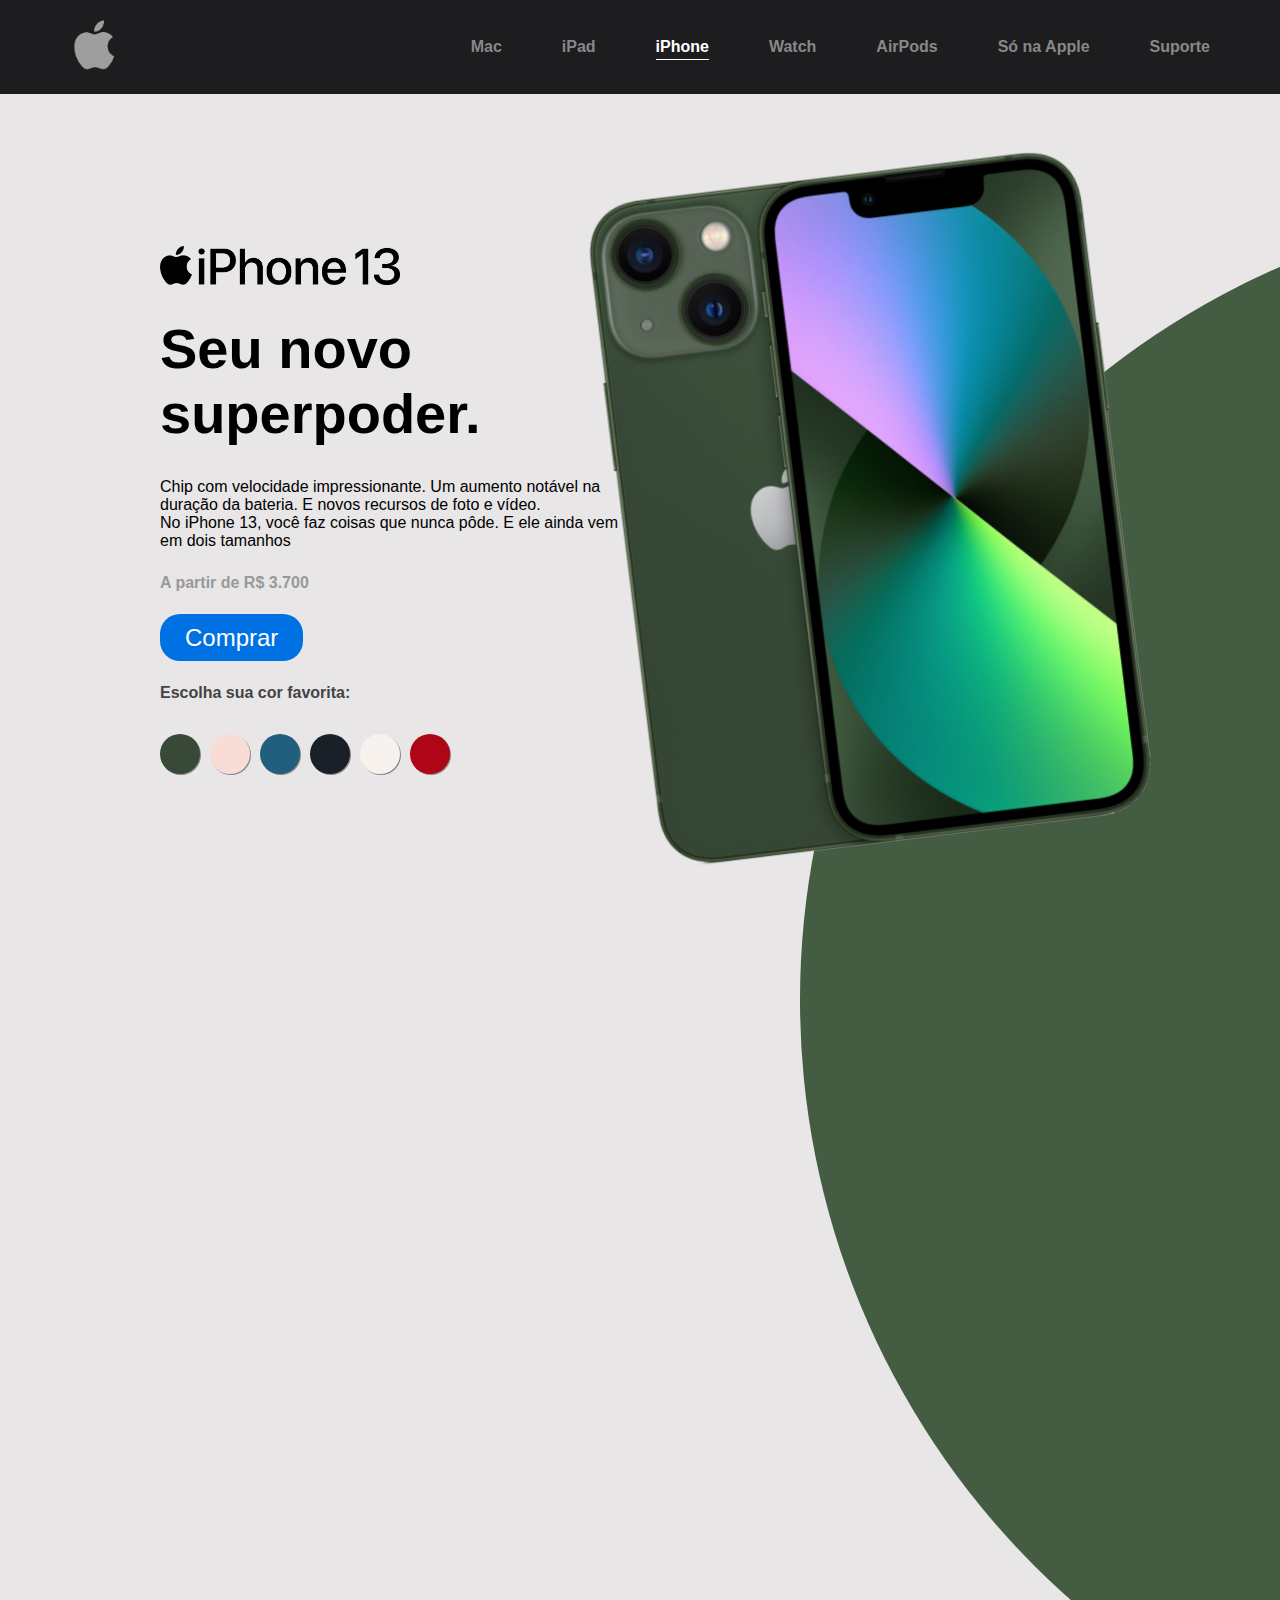
<file: landing pages/index.html>
<!DOCTYPE html>
<html lang="pt-br">
<head>
    <meta charset="UTF-8">
    <meta name="viewport" content="width=device-width, initial-scale=1.0">
    <link rel="stylesheet" href="style.css">
    <title>Landing Page Iphone</title>
</head>
<body>
    <header>
        <nav class="navigation">
            <a href="#"><img src="img/logo (1).png" alt="logo" class="logo"></a>
            <ul>
                <li><a href="#">Mac</a></li>
                <li><a href="#">iPad</a></li>
                <li><a href="#" class="check">iPhone</a></li>
                <li><a href="#">Watch</a></li>
                <li><a href="#">AirPods</a></li>
                <li><a href="#">Só na Apple</a></li>
                <li><a href="#">Suporte</a></li>
            </ul>
        </nav>
    </header>

    <main>
        <section>
            <div class="circle"></div>
            <div class="main-text">
                <img src="img/iphone13.png" alt="">
                <h3>Seu novo superpoder.</h3>
                <p>Chip com velocidade impressionante. Um aumento notável na duração da bateria. E novos recursos de foto e vídeo. <br> No iPhone 13, você faz coisas que nunca pôde. E ele ainda vem em dois tamanhos</p>
                <h6>A partir de R$ 3.700</h6>
                <a href="#" class="btn">Comprar</a>
                <div class="text">
                    <h5>Escolha sua cor favorita:</h5>
                </div>
                <div class="content">
                    <span id="green" onclick="imgSlider('img/green.png'); circleChange('#445c42')"></span>
                    <span id="pink" onclick="imgSlider('img/pink.png'); circleChange('#ffc9cf')"></span>
                    <span id="blue" onclick="imgSlider('img/blue.png'); circleChange('#0b839e')"></span>
                    <span id="black" onclick="imgSlider('img/black.png'); circleChange('#092732')"></span>
                    <span id="white" onclick="imgSlider('img/white.png'); circleChange('#e0dbd7')"></span>
                    <span id="red" onclick="imgSlider('img/red.png'); circleChange('#cf4f68')"></span>
                </div>
            </div>
            <div class="main-img">
                <img src="img/green.png" alt="Imagem do iPhone" id="phone">
            </div>
        </section>
    </main>
    <script type="text/javascript">
        function imgSlider(e) {
            document.querySelector('#phone').src = e;
        }

        function circleChange(color) {
            const circle = document.querySelector('.circle')
            circle.style.background = color;
        } 

    </script>
</body>
</html>
</file>
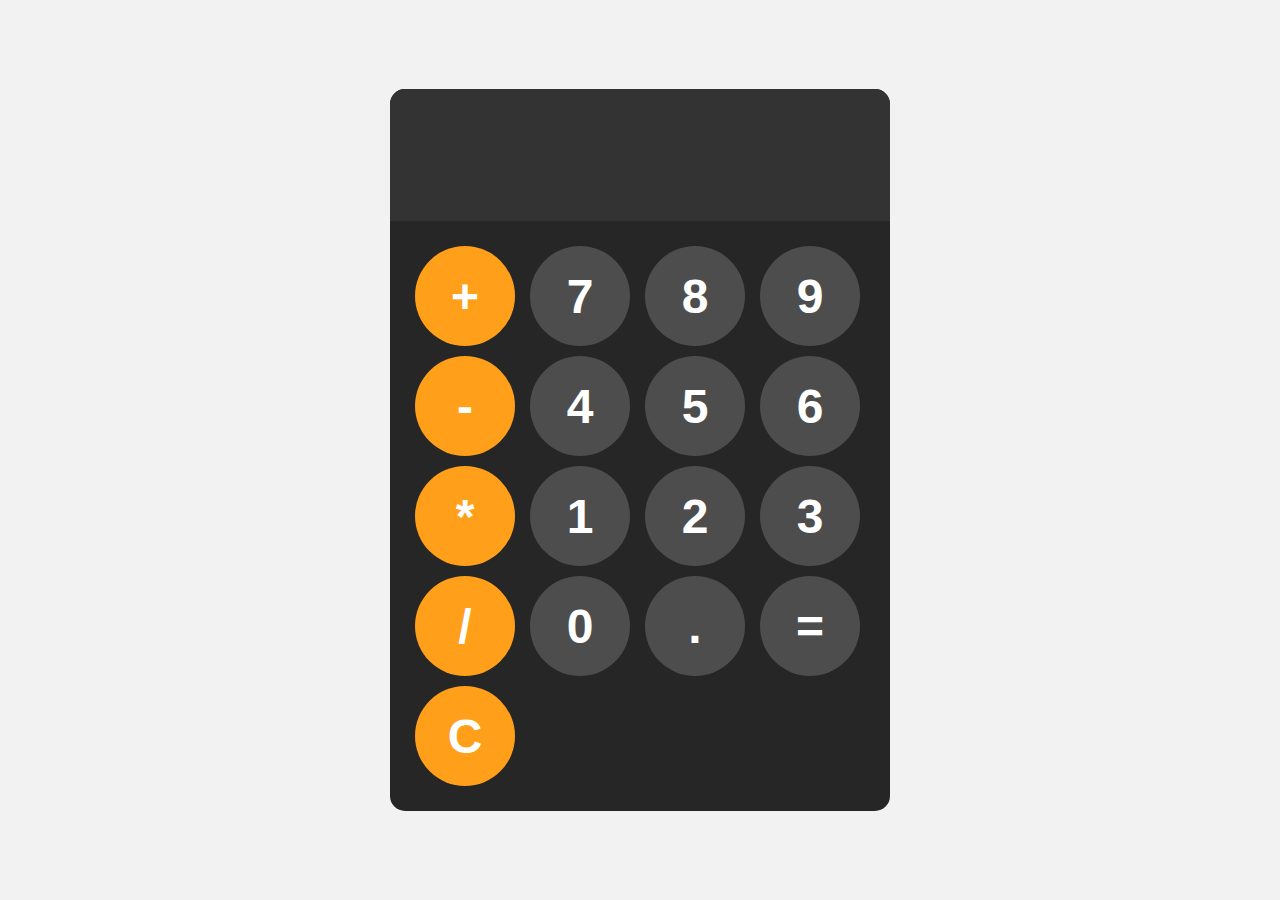
<file: calculadora/calculadora.html>
<!DOCTYPE html>
<html lang="pt-br">
<head>
    <meta charset="UTF-8">
    <meta name="viewport" content="width=device-width, initial-scale=1.0">
    <title> Calculadora </title>
    <link rel="stylesheet" href="style.css">
</head>
<body>

    <div id="calculator">
        <input id="display" readonly>
        <div id="keys">
            <button onclick="appendToDisplay('+')" class="operator-btn"> + </button>
            <button onclick="appendToDisplay('7')"> 7 </button>
            <button onclick="appendToDisplay('8')"> 8 </button>
            <button onclick="appendToDisplay('9')"> 9 </button>
            <button onclick="appendToDisplay('-')" class="operator-btn"> - </button>
            <button onclick="appendToDisplay('4')"> 4 </button>
            <button onclick="appendToDisplay('5')"> 5 </button>
            <button onclick="appendToDisplay('6')"> 6 </button>
            <button onclick="appendToDisplay('*')" class="operator-btn"> * </button>
            <button onclick="appendToDisplay('1')"> 1 </button>
            <button onclick="appendToDisplay('2')"> 2 </button>
            <button onclick="appendToDisplay('3')"> 3 </button>
            <button onclick="appendToDisplay('/')" class="operator-btn"> / </button>
            <button onclick="appendToDisplay('0')"> 0 </button>
            <button onclick="appendToDisplay('.')"> . </button>
            <button onclick="calculate()"> = </button>
            <button onclick="clearDisplay()" class="operator-btn"> C </button>
        </div>
    </div>
    <script src="index.js"></script>
</body>
</html>
</file>
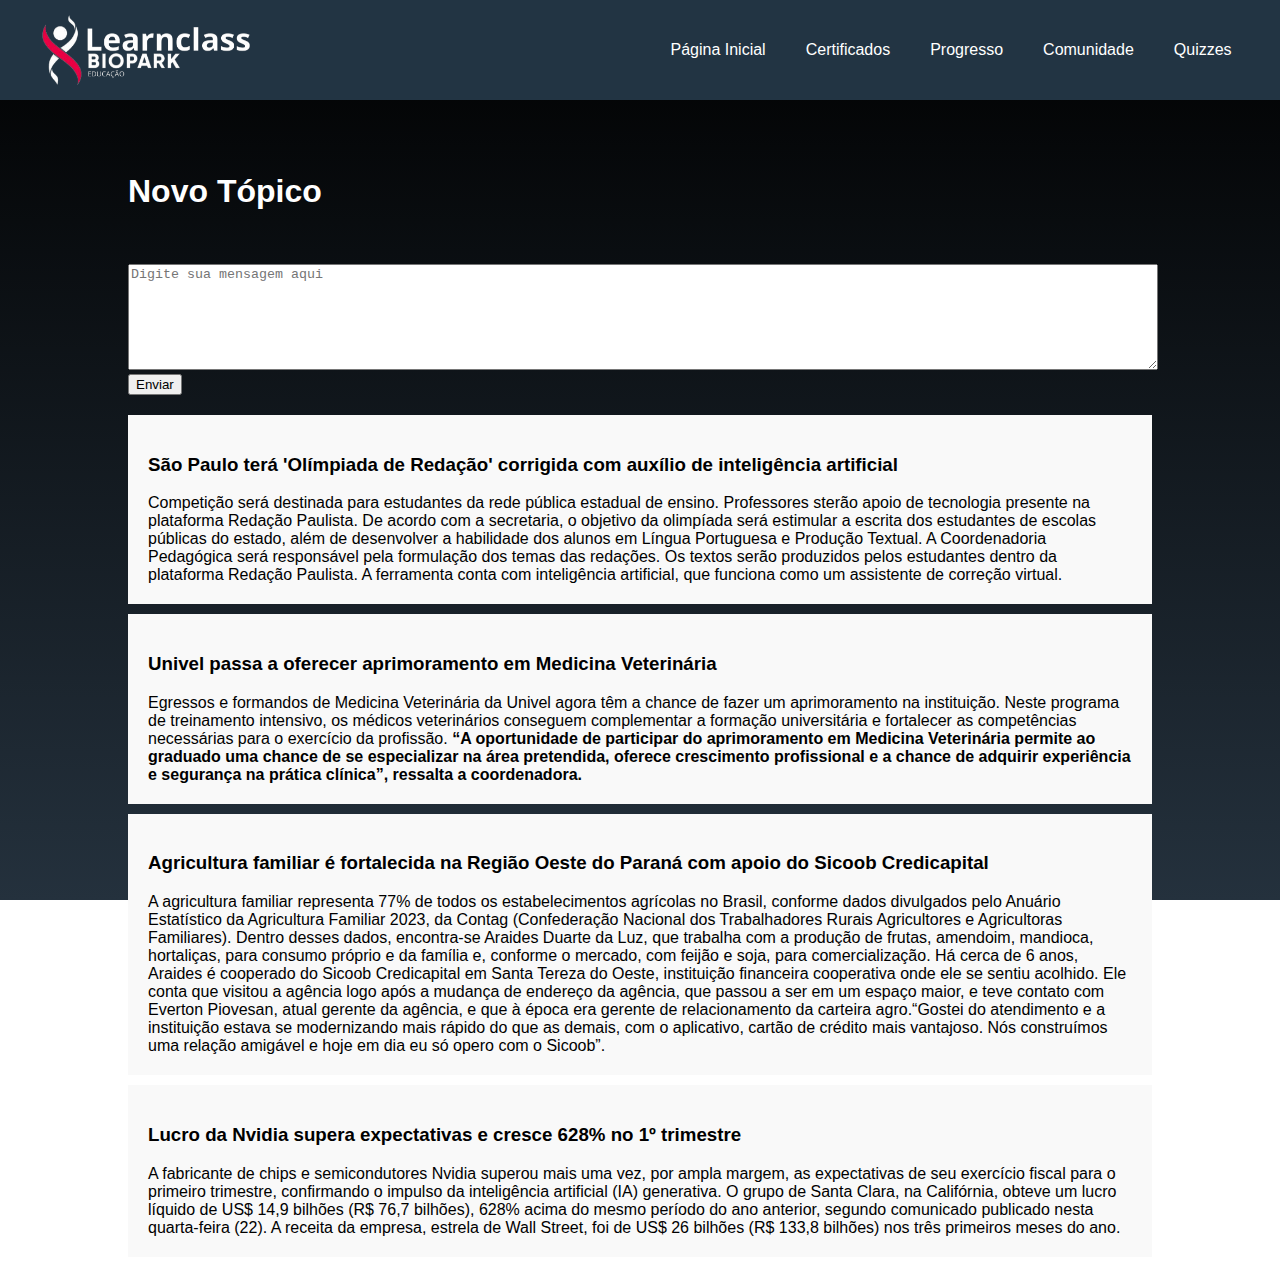
<file: HACKATHON/forum.html>
<!DOCTYPE html>
<html lang="en">
<head>
    <meta charset="UTF-8">
    <meta name="viewport" content="width=device-width, initial-scale=1.0">
    <title> Fórum | Learnclass </title>
    <link rel="stylesheet" href="style4.css">
</head>
<body>
    <header>
        <img href="home.html" src="img/logoBrancaLeranclass.png" alt="logo">
     <nav>
      
        <a href="home.html"> Página Inicial </a>
        <a href="#"> Certificados </a> 
        <a href="#"> Progresso </a> 
        <a href="#"> Comunidade </a> 
        <a href="#"> Quizzes </a> 
      
     </nav>
    </header>

    <div class="container">
    <h5>Novo Tópico</h5>
    <form class="post-form">
      <textarea placeholder="Digite sua mensagem aqui"></textarea>
      <br>
      <button type="submit">Enviar</button>
    </form>

    <div class="post">
      <h3>São Paulo terá 'Olímpiada de Redação' corrigida com auxílio de inteligência artificial</h3>

      <p>Competição será destinada para estudantes da rede pública estadual de ensino. Professores sterão apoio de tecnologia presente na plataforma Redação Paulista. De acordo com a secretaria, o objetivo da olimpíada será estimular a escrita dos estudantes de escolas públicas do estado, além de desenvolver a habilidade dos alunos em Língua Portuguesa e Produção Textual. A Coordenadoria Pedagógica será responsável pela formulação dos temas das redações. Os textos serão produzidos pelos estudantes dentro da plataforma Redação Paulista. A ferramenta conta com inteligência artificial, que funciona como um assistente de correção virtual.
      </p>
    </div>

    <div class="post">
      <h3> Univel passa a oferecer aprimoramento em Medicina Veterinária </h3>

      <p>Egressos e formandos de Medicina Veterinária da Univel agora têm a chance de fazer um aprimoramento na instituição. Neste programa de treinamento intensivo, os médicos veterinários conseguem complementar a formação universitária e fortalecer as competências necessárias para o exercício da profissão. <b> “A oportunidade de participar do aprimoramento em Medicina Veterinária permite ao graduado uma chance de se especializar na área pretendida, oferece crescimento profissional e a chance de adquirir experiência e segurança na prática clínica”, ressalta a coordenadora. </b> </p>
    </div>

    <div class="post">
        <h3> Agricultura familiar é fortalecida na Região Oeste do Paraná com apoio do Sicoob Credicapital </h3>

        <p> A agricultura familiar representa 77% de todos os estabelecimentos agrícolas no Brasil, conforme dados divulgados pelo Anuário Estatístico da Agricultura Familiar 2023, da Contag (Confederação Nacional dos Trabalhadores Rurais Agricultores e Agricultoras Familiares). Dentro desses dados, encontra-se Araides Duarte da Luz, que trabalha com a produção de frutas, amendoim, mandioca, hortaliças, para consumo próprio e da família e, conforme o mercado, com feijão e soja, para comercialização. Há cerca de 6 anos, Araides é cooperado do Sicoob Credicapital em Santa Tereza do Oeste, instituição financeira cooperativa onde ele se sentiu acolhido. Ele conta que visitou a agência logo após a mudança de endereço da agência, que passou a ser em um espaço maior, e teve contato com Everton Piovesan, atual gerente da agência, e que à época era gerente de relacionamento da carteira agro.“Gostei do atendimento e a instituição estava se modernizando mais rápido do que as demais, com o aplicativo, cartão de crédito mais vantajoso. Nós construímos uma relação amigável e hoje em dia eu só opero com o Sicoob”.</p>
    </div>

    <div class="post">
       <h3>  Lucro da Nvidia supera expectativas e cresce 628% no 1º trimestre </h3>

       <p> A fabricante de chips e semicondutores Nvidia superou mais uma vez, por ampla margem, as expectativas de seu exercício fiscal para o primeiro trimestre, confirmando o impulso da inteligência artificial (IA) generativa. O grupo de Santa Clara, na Califórnia, obteve um lucro líquido de US$ 14,9 bilhões (R$ 76,7 bilhões), 628% acima do mesmo período do ano anterior, segundo comunicado publicado nesta quarta-feira (22). A receita da empresa, estrela de Wall Street, foi de US$ 26 bilhões (R$ 133,8 bilhões) nos três primeiros meses do ano.</p>
    </div>
  </div>
</body>
</html>
</file>
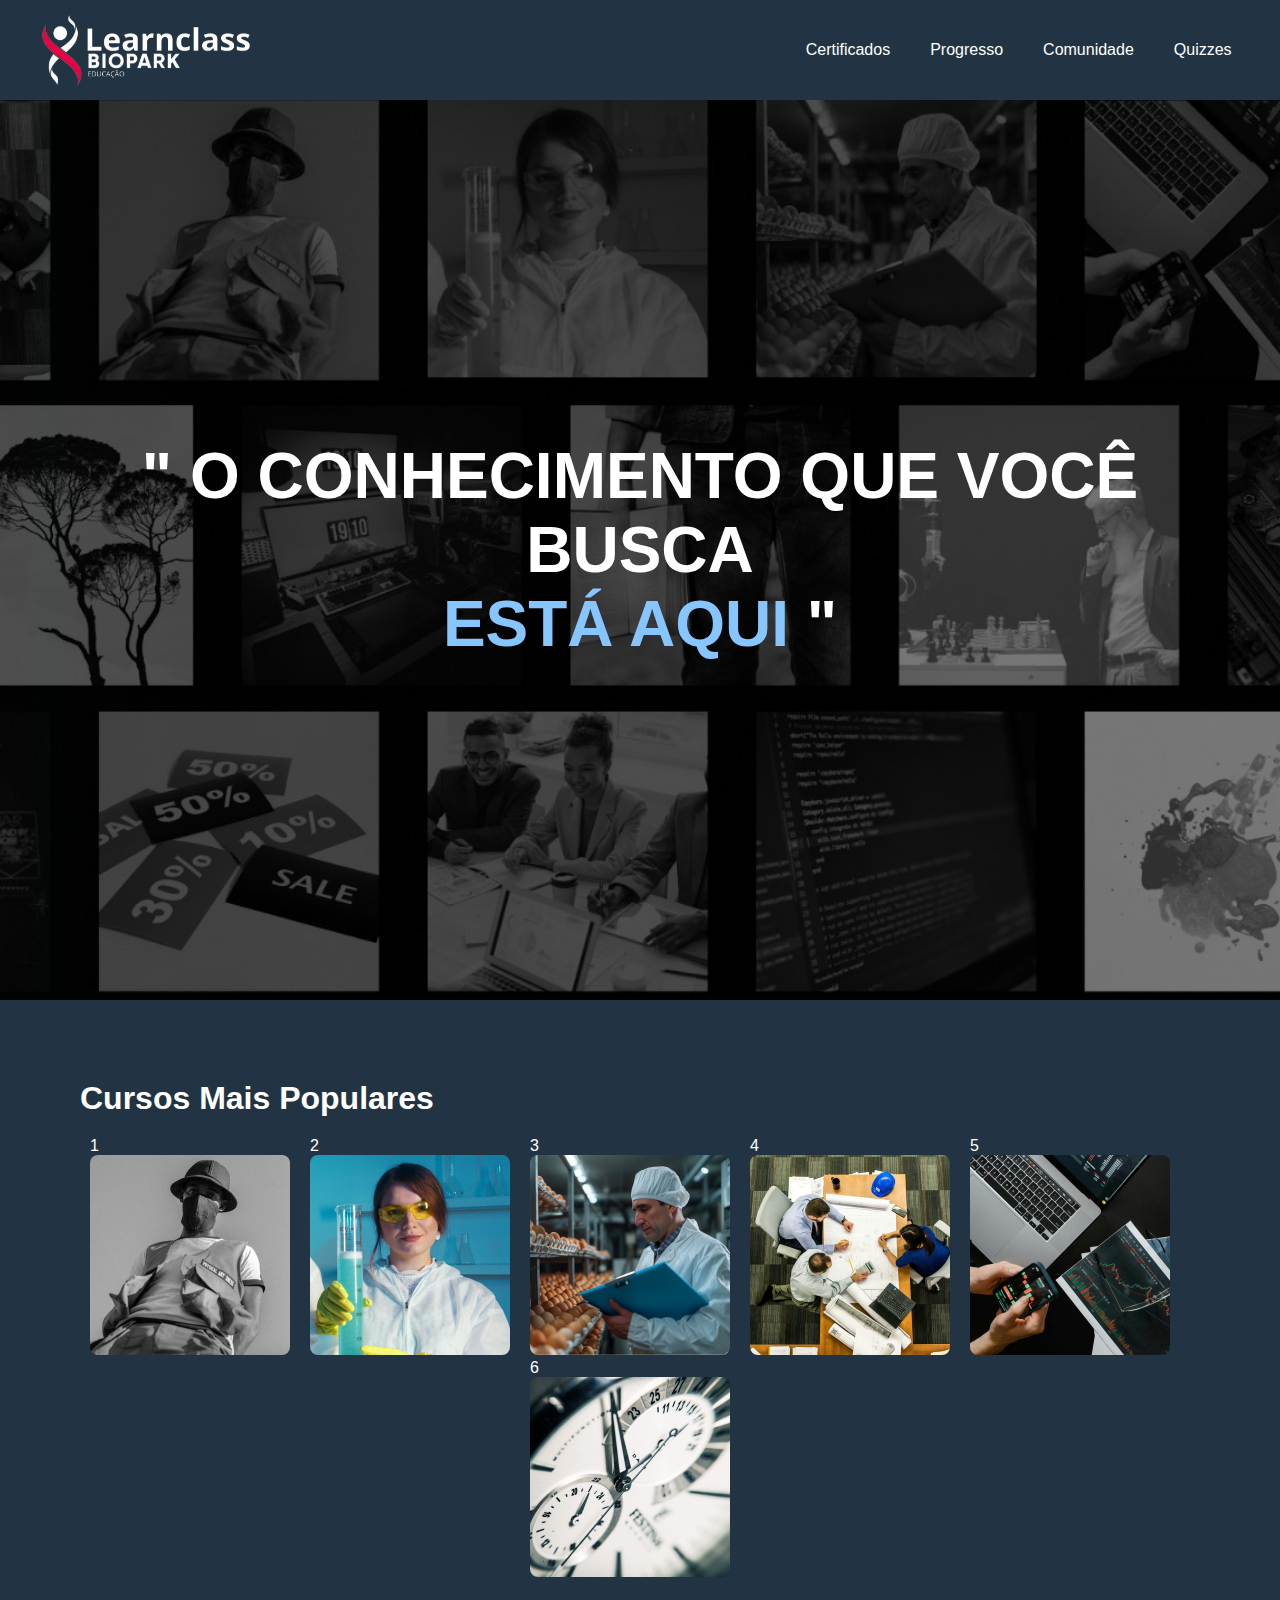
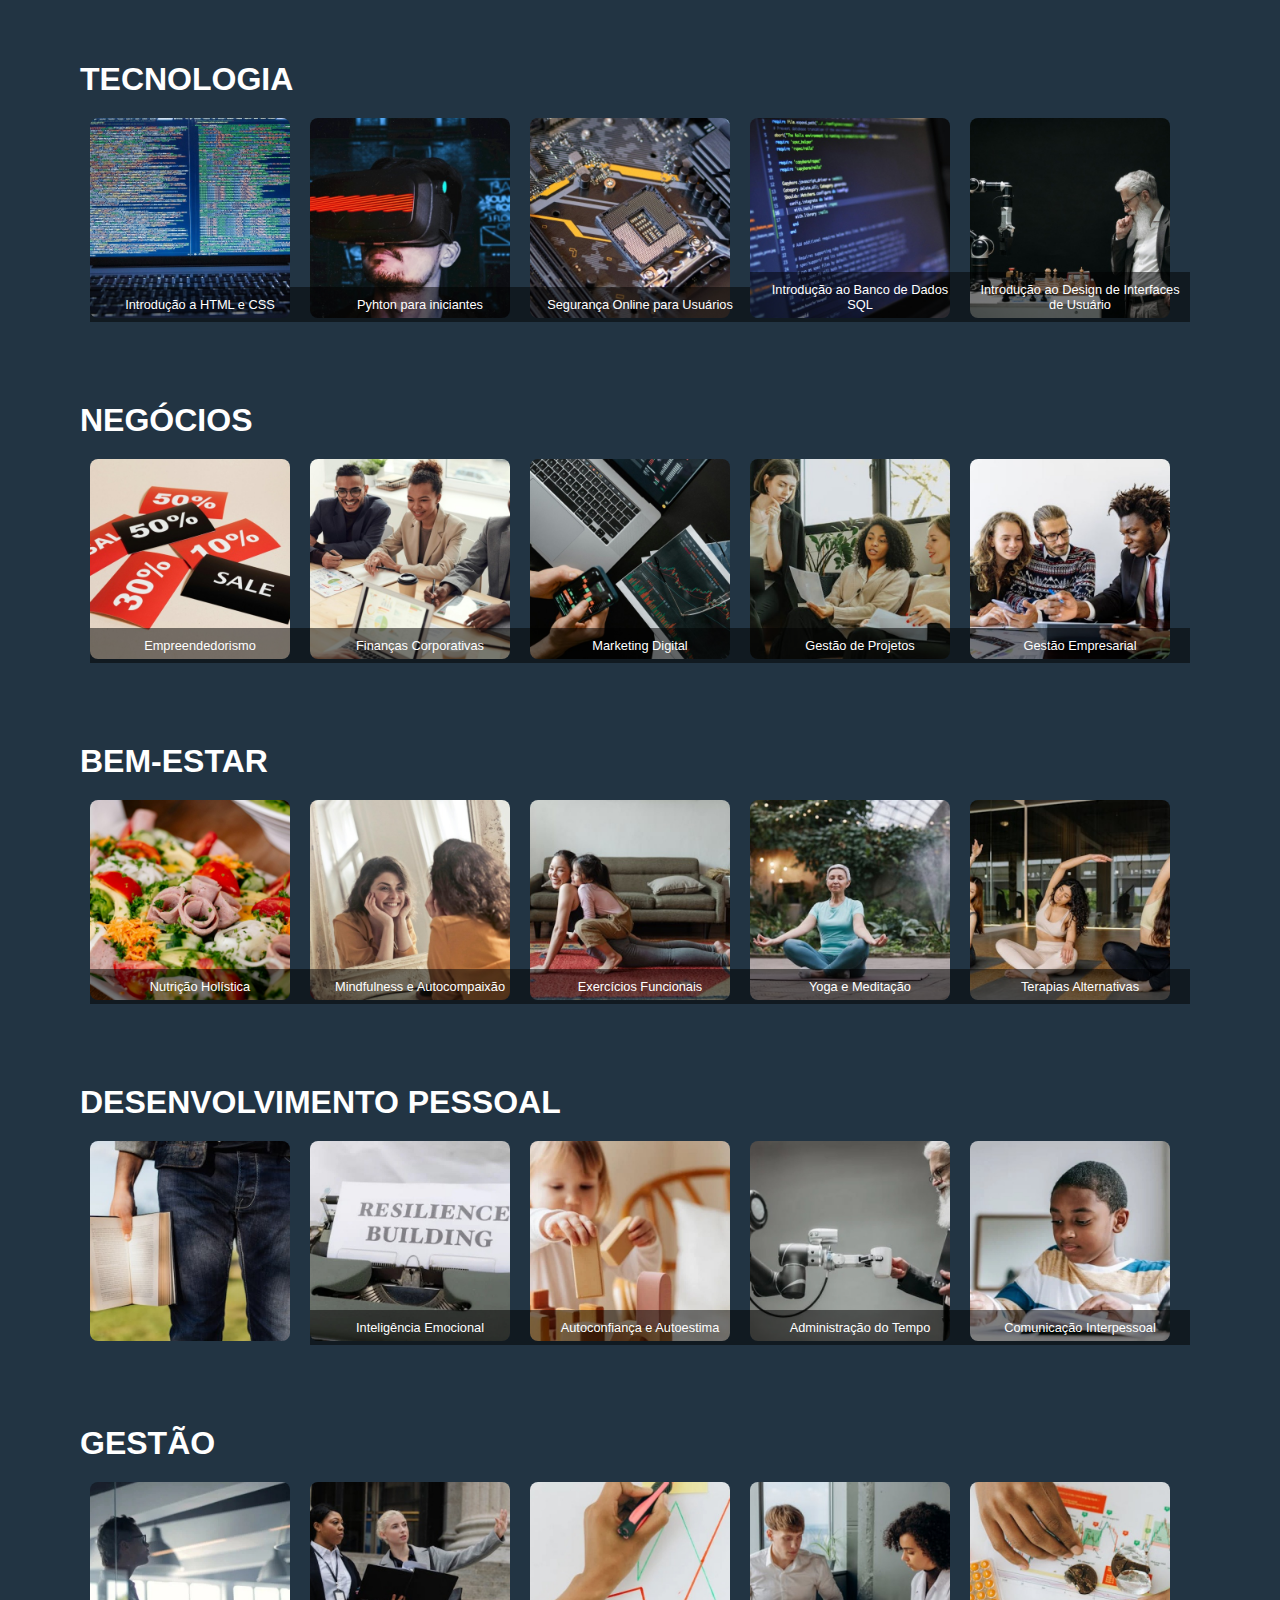
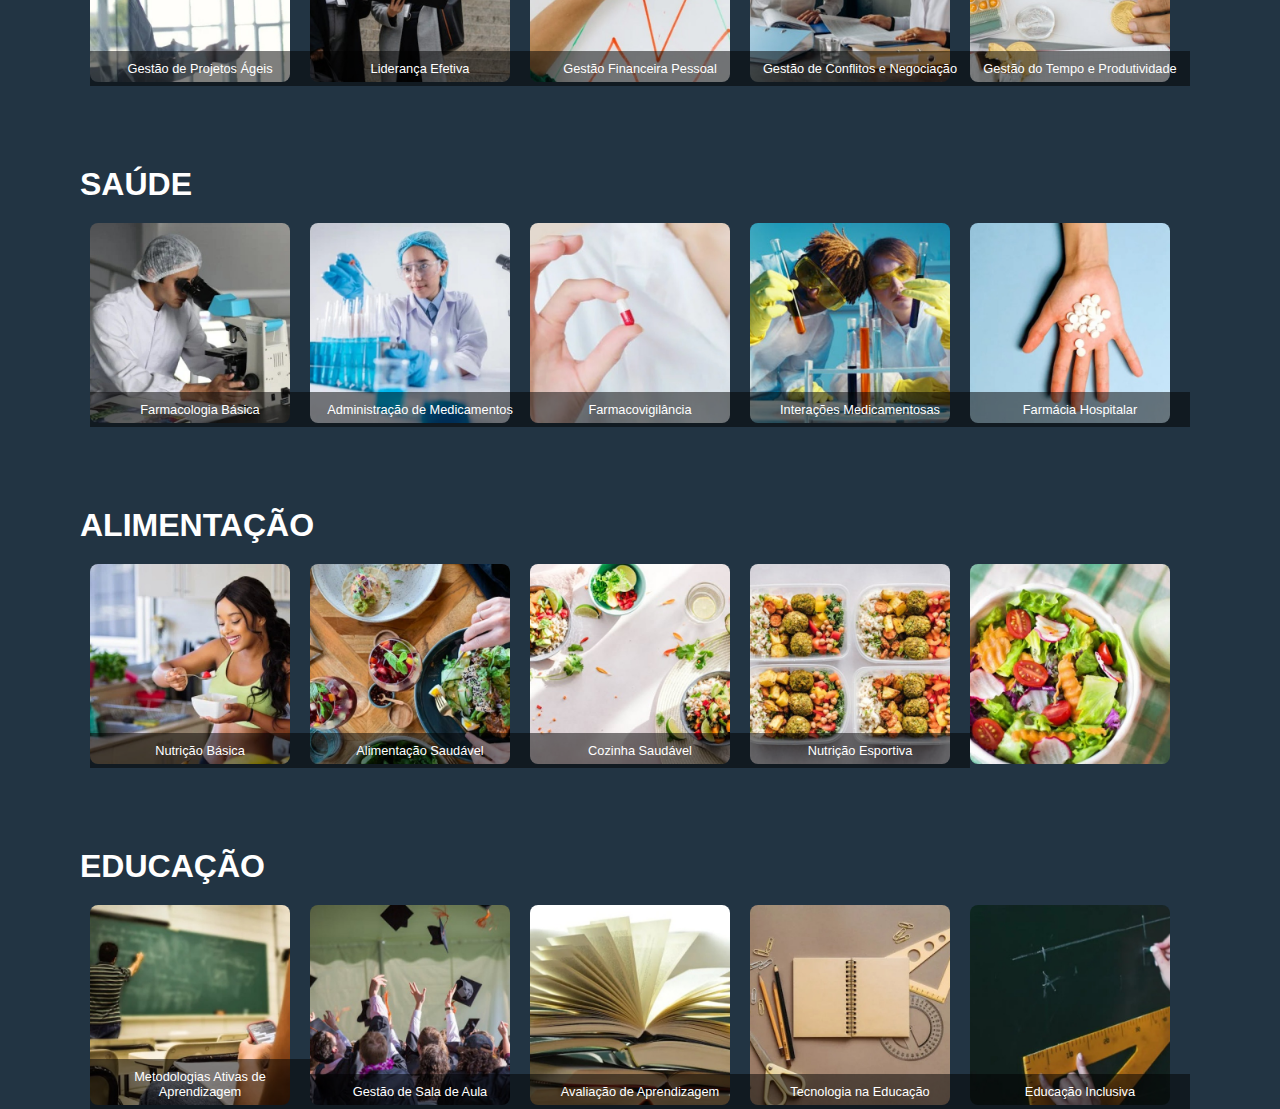
<file: HACKATHON/home.html>
<!DOCTYPE html>
<html lang="pt-br">
<head>
    <meta charset="UTF-8">
    <meta name="viewport" content="width=device-width, initial-scale=1.0">
    <title> Página Inicial | Learnclass </title>
    <link rel="stylesheet" href="style3.css">
</head>
<body>
    <header>
        <img src="img/logoBrancaLeranclass.png" alt="logo">
     <nav>
        <a href="#"> Certificados </a>
        <a href="#"> Progresso </a>
        <a href="forum.html"> Comunidade </a>
        <a href="#"> Quizzes </a>
     </nav>
    </header>
    <div class="hero">
        <div class="hero-text">
          <h1> " O CONHECIMENTO QUE VOCÊ BUSCA <br> <span class="highlight"> ESTÁ AQUI</span> " </h1>
        </div>
    </div>
 <div class="background">
    <section class="popular-courses">
        <h2>Cursos Mais Populares</h2>
        <div class="course-list">
                <div class="course-item">
                    <div class="course-number">1</div>
                    <img src="img/imagem1.jpg" alt="Curso 1">
                </div>
                <div class="course-item">
                    <div class="course-number">2</div>
                    <img src="img/imagem2.jpg" alt="Curso 2">
                </div>
                <div class="course-item">
                    <div class="course-number">3</div>
                    <img src="img/imagem3.jpg" alt="Curso 3">
                </div>
                <div class="course-item">
                    <div class="course-number">4</div>
                    <img src="img/imagem4.jpg" alt="Curso 4">
                </div>
                <div class="course-item">
                    <div class="course-number">5</div>
                    <img src="img/imagem5.jpg" alt="Curso 5">
                </div>
                <div class="course-item">
                    <div class="course-number">6</div>
                    <img src="img/imagem6.jpg" alt="Curso 6">
                </div>
        </div>
        <h2>TECNOLOGIA</h2>
        <div class="course-list">
            <div class="course-item">
                <img src="img/tec1.jpg" alt="Curso 1">
                <p> Introdução a HTML e CSS </p>
            </div>
            <div class="course-item">
                <a href="quiz.html"><img src="img/tec2.jpg" alt="Curso 2"></a> 
                <p> Pyhton para iniciantes </p>
            </div>
            <div class="course-item">
                <img src="img/tec3.jpg" alt="Curso 3">
                <p> Segurança Online para Usuários </p>
            </div>
            <div class="course-item">
                <img src="img/tec4.jpg" alt="Curso 4">
                <p> Introdução ao Banco de Dados SQL </p>
            </div>
            <div class="course-item">
                <img src="img/tec5.jpg" alt="Curso 5">
                <p> Introdução ao Design de Interfaces de Usuário </p>
            </div>
    </div>
        <h2>NEGÓCIOS</h2>
        <div class="course-list">
            <div class="course-item">
                <img src="img/neg1.jpeg" alt="Curso 1">
                <p> Empreendedorismo </p>
            </div>
            <div class="course-item">
                <img src="img/neg2.jpeg" alt="Curso 2">
                <p> Finanças Corporativas </p> 
            </div>
            <div class="course-item">
                <img src="img/neg3.jpeg" alt="Curso 3">
                <p> Marketing Digital </p> 
            </div>
            <div class="course-item">
                <img src="img/neg4.jpeg" alt="Curso 4">
                <p> Gestão de Projetos </p>
            </div>
            <div class="course-item">
                <img src="img/neg5.jpeg" alt="Curso 5">
                <p> Gestão Empresarial</p>
            </div>
    </div>
        <h2>BEM-ESTAR</h2>
        <div class="course-list">
            <div class="course-item">
                <img src="img/bem1.jpg" alt="Curso 1">
                <p> Nutrição Holística </p>
            </div>
            <div class="course-item">
                <img src="img/bem2.jpg" alt="Curso 2">
                <p> Mindfulness e Autocompaixão </p>
            </div>
            <div class="course-item">
                <img src="img/bem3.jpg" alt="Curso 3">
                <p> Exercícios Funcionais </p>
            </div>
            <div class="course-item">
                <img src="img/bem4.jpg" alt="Curso 4">
                <p> Yoga e Meditação </p>
            </div>
            <div class="course-item">
                <img src="img/bem5.jpg" alt="Curso 5">
                <p> Terapias Alternativas </p>
            </div>
    </div>
        <h2>DESENVOLVIMENTO PESSOAL</h2>
        <div class="course-list">
            <div class="course-item">
                <img src="img/des1.jpeg" alt="Curso 1">
            </div>
            <div class="course-item">
                <img src="img/des2.jpg" alt="Curso 2">
                <p> Inteligência Emocional </p>
            </div>
            <div class="course-item">
                <img src="img/des3.jpg" alt="Curso 3">
                <p> Autoconfiança e Autoestima </p>
            </div>        
            <div class="course-item">
                <img src="img/des4.jpg" alt="Curso 4">
                <p> Administração do Tempo </p>
            </div>
            <div class="course-item">
                <img src="img/des5.jpg" alt="Curso 5">
                <p> Comunicação Interpessoal </p>
            </div>
    </div>
        <h2>GESTÃO</h2>
        <div class="course-list">
            <div class="course-item">
                <img src="img/ges1.jpeg" alt="Curso 1">
                <p> Gestão de Projetos Ágeis </p>
            </div>
            <div class="course-item">
                <img src="img/ges2.jpg" alt="Curso 2">
                <p> Liderança Efetiva </p>
            </div>
            <div class="course-item">
                <img src="img/ges3.jpg" alt="Curso 3">
                <p> Gestão Financeira Pessoal  </p>
            </div>
            <div class="course-item">
                <img src="img/ges4.jpg" alt="Curso 4">
                <p> Gestão de Conflitos e Negociação </p>
            </div>
            <div class="course-item">
                <img src="img/ges5.jpg" alt="Curso 5">
                <p> Gestão do Tempo e Produtividade</p>
            </div>
    </div>
        <h2>SAÚDE</h2>
        <div class="course-list">
            <div class="course-item">
                <img src="img/sau1.jpg" alt="Curso 1"> 
                <p> Farmacologia Básica </p>
            </div>
            <div class="course-item">
                <img src="img/sau2.jpg" alt="Curso 2">
                <p> Administração de Medicamentos</p>
            </div>
            <div class="course-item">
                <img src="img/sau3.jpg" alt="Curso 3">
                <p> Farmacovigilância </p>
            </div>
            <div class="course-item">
                <img src="img/sau4.jpg" alt="Curso 4">
                <p> Interações Medicamentosas </p>
            </div>
            <div class="course-item">
                <img src="img/sau5.jpg" alt="Curso 5">
                <p> Farmácia Hospitalar </p>
            </div>
    </div>
        <h2>ALIMENTAÇÃO</h2>
        <div class="course-list">
            <div class="course-item">
                <img src="img/ali1.jpg" alt="Curso 1">
                <p> Nutrição Básica </p>
            </div>
            <div class="course-item">
                <img src="img/ali2.jpg" alt="Curso 2">
                <p> Alimentação Saudável </p>
            </div>
            <div class="course-item">
                <img src="img/ali3.jpg" alt="Curso 3">
                <p> Cozinha Saudável </p>
            </div>
            <div class="course-item">
                <img src="img/ali4.jpg" alt="Curso 4">
                <p> Nutrição Esportiva </p>
            </div>
            <div class="course-item">
                <img src="img/ali5.jpg" alt="Curso 5">
            </div>
    </div>
        <h2>EDUCAÇÃO</h2>
        <div class="course-list">
            <div class="course-item">
                <img src="img/edu1.jpg" alt="Curso 1">
                <p> Metodologias Ativas de Aprendizagem </p>
            </div>
            <div class="course-item">
                <img src="img/edu2.jpg" alt="Curso 2">
                <p> Gestão de Sala de Aula</p>
            </div>
            <div class="course-item">
                <img src="img/edu3.jpg" alt="Curso 3">
                <p> Avaliação de Aprendizagem </p>
            </div>
            <div class="course-item">
                <img src="img/edu4.jpg" alt="Curso 4">
                <p> Tecnologia na Educação </p>
            </div>
            <div class="course-item">
                <img src="img/edu5.jpg" alt="Curso 5">
                <p> Educação Inclusiva </p>
            </div>
    </div>
    </section>
</div>                
</body>
</html>
</file>
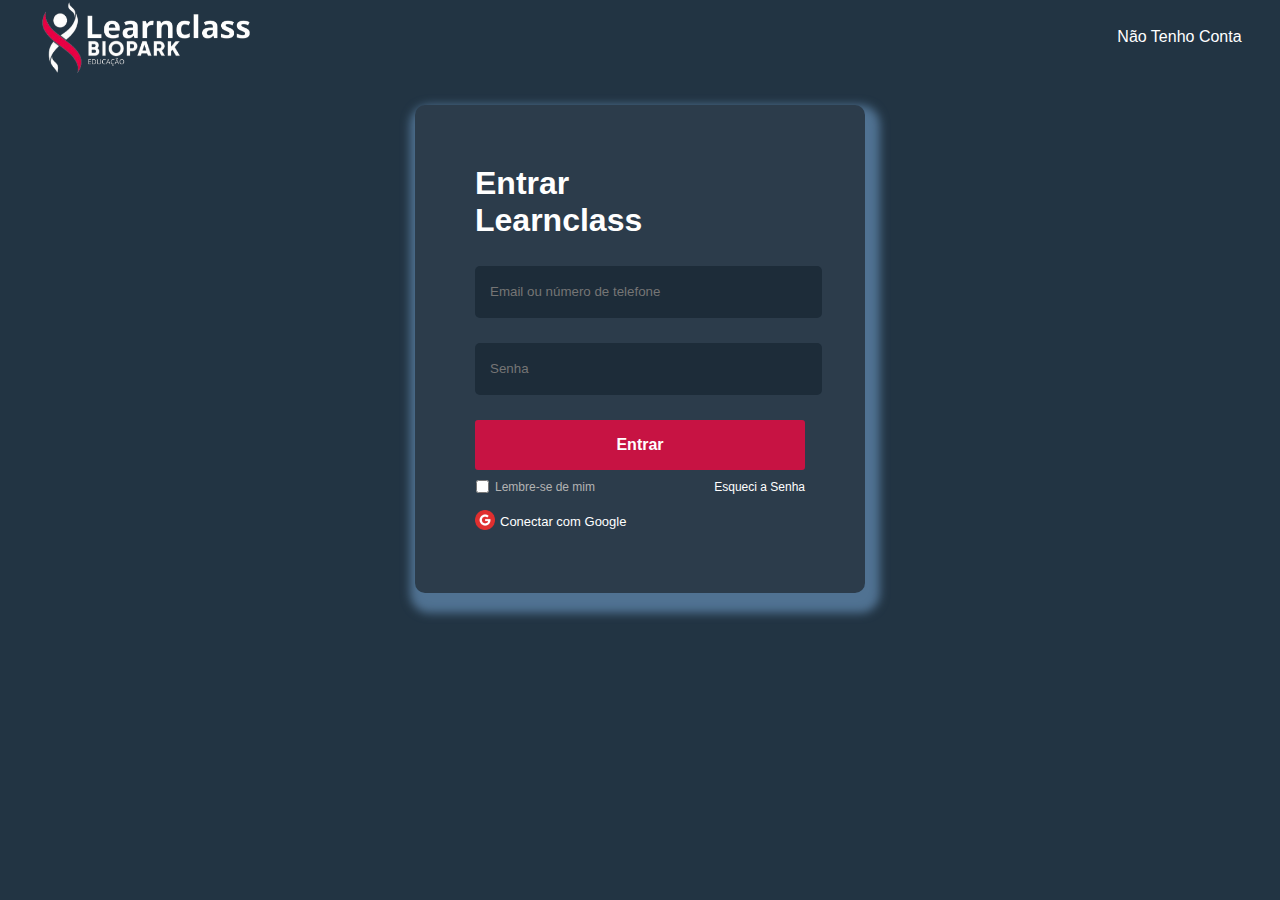
<file: HACKATHON/login.html>
<!DOCTYPE html>
<html lang="pt-br">
<head>
    <meta charset="UTF-8">
    <meta name="viewport" content="width=device-width, initial-scale=1.0">
    <title> Login | LearnClass </title>
    <link rel="stylesheet" href="style.css">
</head>
<body>
    
        <header>
            <img src="img/logoBrancaLeranclass.png" alt="logo">
            <a href="registro.html"> Não Tenho Conta </a>
        </header>
    

    <div class="login_body">
        <div class="login_box">
           <h2> Entrar <br> Learnclass </h2>
           <form>
            <div class="input_box">
                <input type="string" placeholder="Email ou número de telefone">
            </div>

            <div class="input_box">
              <input type="password" placeholder="Senha">
            </div>

            <div>
                <a><button type="button" class="submit" onclick="redirecionarParaHome()">Entrar</button></a>
            </div>
           </form>
        </div>

        <div class="support">
            <div class="remember">
                <span><input type="checkbox" style="margin: 0;padding: 0; height: 13px;"></span>
                <span> Lembre-se de mim </span>
            </div>
            
            <div class="help">
                <a href="#">
                   Esqueci a Senha
                </a>
            </div>
        </div>

        <div class="login_footer">

            <div class="login_facebook">
              <span> <img height="20px" src="img/googleicon.png" alt="logogoogle"> </span>
              <span> <a href="#"> Conectar com Google </a></span>
            </div>

        </div>
    </div>
    <script>
        function redirecionarParaHome() {   
            window.location.href = "home.html";
        }
    </script>
</body>
</html>
</file>
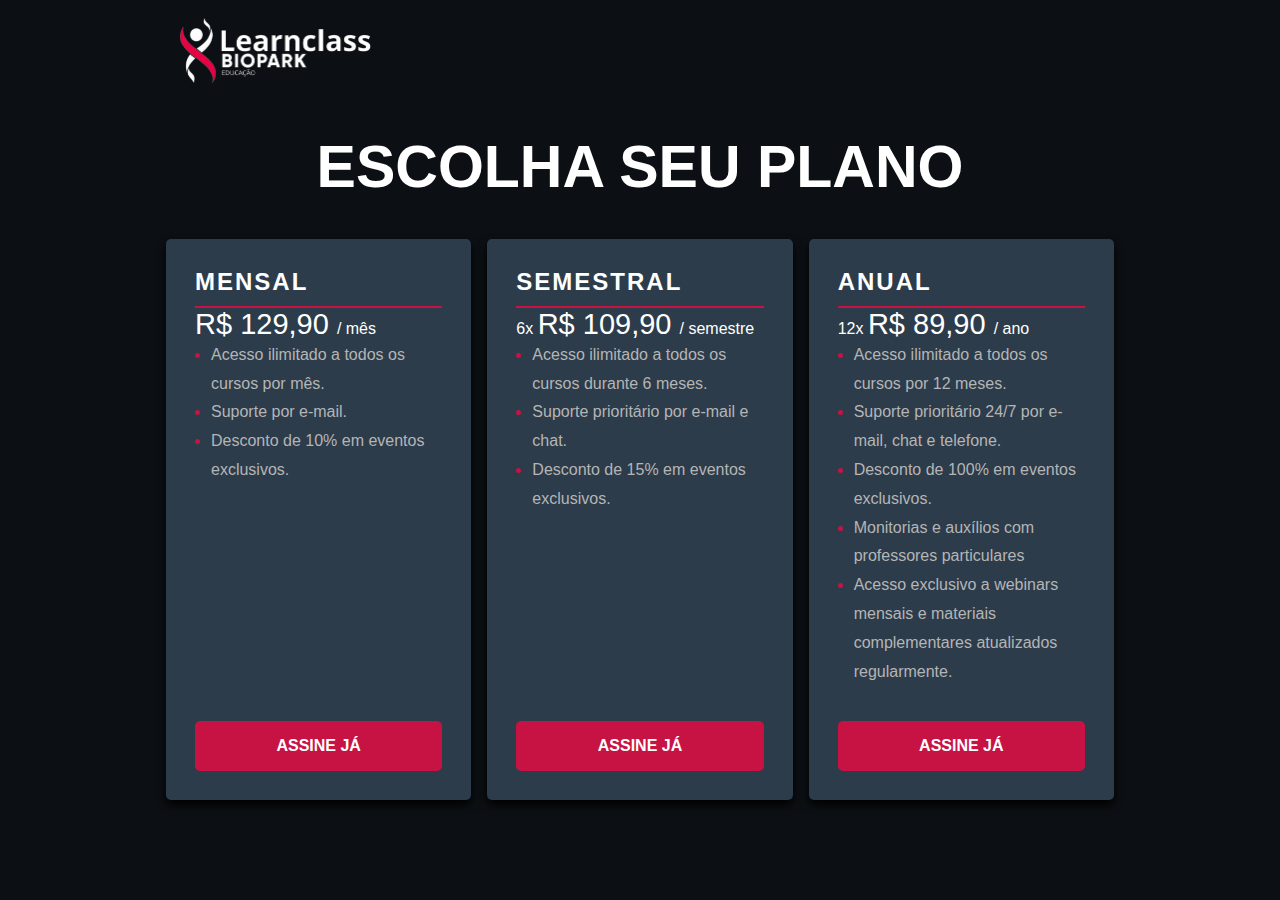
<file: HACKATHON/planos.html>
<!DOCTYPE html>
<html lang="pt">
<head>
    <meta charset="UTF-8">
    <meta name="viewport" content="width=device-width, initial-scale=1.0">
    <title> Planos | Learnclass </title>
    <link rel="stylesheet" href="style2.css">
   
</head>
<body>

    <header>
        <img width="200px" src="img/logoBrancaLeranclass.png" alt="logo">
    </header>

    <h1 class="main-title">Escolha seu plano</h1>

    <section class="pricing">
        <div class="pricing-plan">
            <h2 class="class-plan__title">Mensal</h2>
            <p><span class="pricing-plan__price">R$ 129,90 </span> / mês</p>
            <ul class="pricing-plan__features">
                <li>Acesso ilimitado a todos os cursos por mês.</li>
                <li>Suporte por e-mail.</li>
                <li>Desconto de 10% em eventos exclusivos.</li>

            </ul>
            <a href="registro.html" class="pricing-plan__action">Assine Já</a>
        </div>

        <div class="pricing-plan">
            <h2 class="class-plan__title">Semestral</h2>
            <p> 6x <span class="pricing-plan__price">  R$ 109,90 </span> / semestre</p>
            <ul class="pricing-plan__features">
                <li>Acesso ilimitado a todos os cursos durante 6 meses.</li>
                <li>Suporte prioritário por e-mail e chat.</li>
                <li>Desconto de 15% em eventos exclusivos.</li>
            </ul>
            <a href="registro.html" class="pricing-plan__action">Assine Já</a>
        </div>

        <div class="pricing-plan">
            <h2 class="class-plan__title">Anual</h2>
            <p> 12x <span class="pricing-plan__price">R$ 89,90 </span> / ano</p>
            <ul class="pricing-plan__features">
                <li>Acesso ilimitado a todos os cursos por 12 meses.</li>
                <li>Suporte prioritário 24/7 por e-mail, chat e telefone.</li>
                <li>Desconto de 100% em eventos exclusivos.</li>
                <li>Monitorias e auxílios com professores particulares</li>
                <li>Acesso exclusivo a webinars mensais e materiais complementares atualizados regularmente.</li>
            </ul>
            <a href="registro.html" class="pricing-plan__action">Assine Já</a>
        </div>
    </section>  
</body>
</html>
</file>
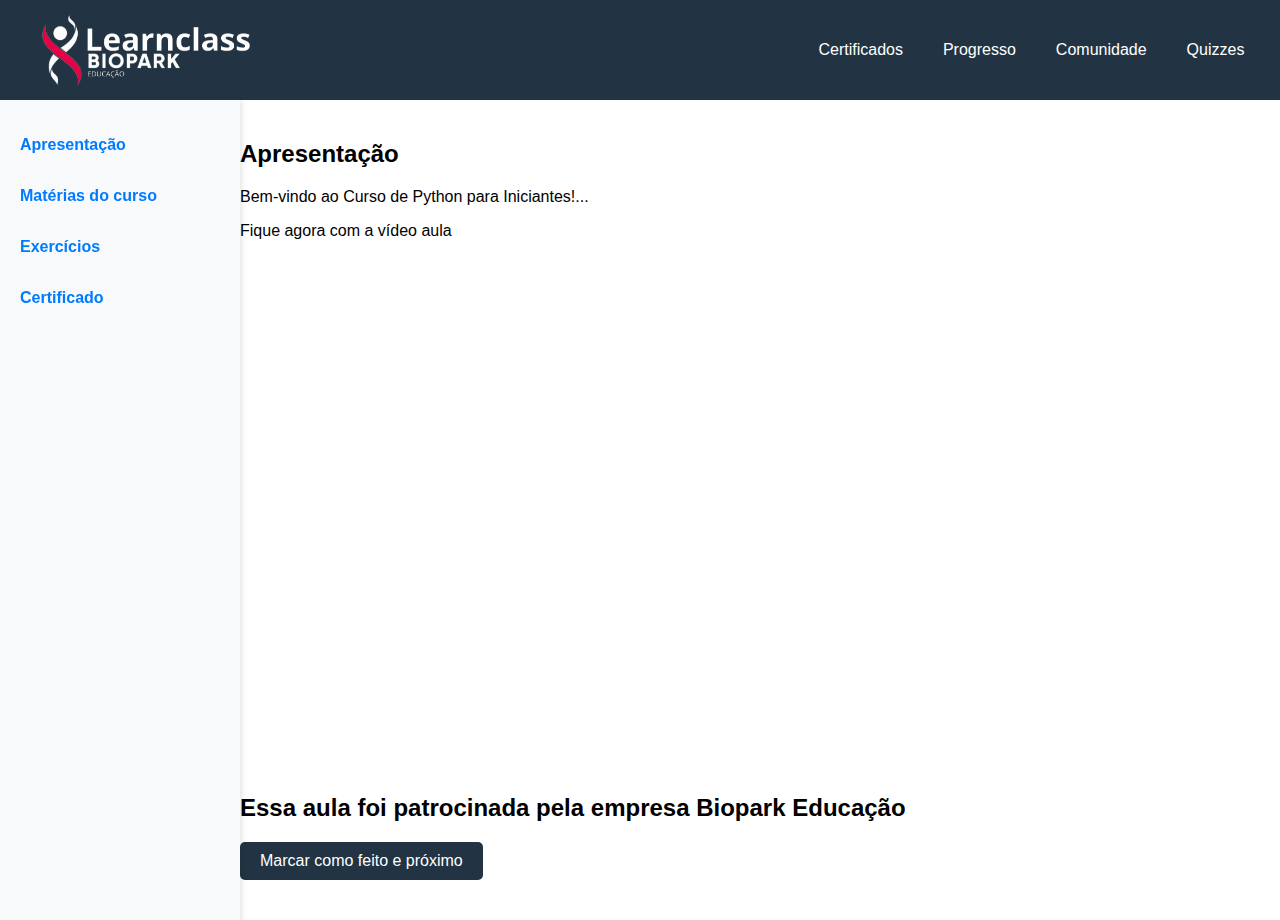
<file: HACKATHON/quiz.html>
<!DOCTYPE html>
<html lang="en">
<head>
    <meta charset="UTF-8">
    <meta name="viewport" content="width=device-width, initial-scale=1.0">
    <title>Quizzes e Exercícios</title>
    <link rel="stylesheet" href="style_quiz.css">
    <style>
        .check-icon {
            color: green;
            font-weight: bold;
            display: none;
        }
        .checked .check-icon {
            display: inline;
        }
        .progress-bar {
            width: 100%;
            background-color: #e0e0e0;
            border-radius: 5px;
            overflow: hidden;
            margin: 20px 0;
        }
        .progress-bar-inner {
            width: 100%;
            height: 30px;
            background-color: #4caf50;
            display: flex;
            align-items: center;
            justify-content: center;
            color: white;
            font-weight: bold;
        }
        .pdf-preview {
            width: 100%;
            height: 400px;
            border: 1px solid #e0e0e0;
            margin-bottom: 20px;
            background: url('img/image.png') no-repeat center center;
            background-size: contain;
        }
        .download-button {
            background-color: #4caf50;
            color: white;
            padding: 10px 20px;
            text-decoration: none;
            border-radius: 5px;
            display: inline-block;
        }
        .download-button:hover {
            background-color: #45a049;
        }
    </style>
</head>
<body>
    <header>
        <img src="img/logoBrancaLeranclass.png" alt="logo">
        <nav>
            <a href="#"> Certificados </a>
            <a href="#"> Progresso </a>
            <a href="forum.html"> Comunidade </a>
            <a href="#"> Quizzes </a>
        </nav>
    </header>
    <div class="gap"></div>
    <main>
        <div class="content">
            <section id="apresentacao">
                <h2>Apresentação <span class="check-icon">✔</span></h2>
                <p>Bem-vindo ao Curso de Python para Iniciantes!...</p>
                <p>Fique agora com a vídeo aula</p>
                <iframe width="914" height="514" src="https://www.youtube.com/embed/-VeVq64Fgw0" title="Curso Completo de Python - do Zero ao Avançado (Masterclass)" frameborder="0" allow="accelerometer; autoplay; clipboard-write; encrypted-media; gyroscope; picture-in-picture; web-share" referrerpolicy="strict-origin-when-cross-origin" allowfullscreen></iframe>           
                <h2>Essa aula foi patrocinada pela empresa Biopark Educação</h2>

                <button onclick="markAndNext('apresentacao')">Marcar como feito e próximo</button>
            </section>
            <section id="materias">
                <h2>Matérias do curso <span class="check-icon">✔</span></h2>
                <p>Aqui estão as matérias que você aprenderá...</p>

                <h1>Timestamps do Curso de Python</h1>
                <ul>
                    <li>00:00:00 - Apresentação do Curso</li>
                    <li>00:00:50 - Introdução ao Python e suas aplicações</li>
                    <li>00:11:33 - Instalação do Python e editor VS Code e teste</li>
                    <li>00:29:35 - Editores de Código e IDEs alternativos</li>
                    <li>00:39:46 - Variáveis e Tipos de Dados</li>
                    <li>01:00:07 - Operadores Aritméticos</li>
                    <li>01:12:34 - Operadores de Comparação</li>
                    <li>01:24:33 - Operadores Lógicos AND, OR, NOT</li>
                    <li>01:35:57 - Desvios Condicionais - if, elif, else</li>
                    <li>01:52:02 - Saída de dados com função print, format e f-strings</li>
                    <li>02:10:43 - Laço de Repetição While</li>
                    <li>02:24:22 - Laço de repetição for e função range</li>
                    <li>02:39:41 - Encadeamento de Laços de Repetição</li>
                    <li>02:46:23 - Import de módulos e gerenciamento de pacotes com pip</li>
                    <li>03:09:35 - Números aleatórios com módulo random</li>
                    <li>03:25:19 - Listas</li>
                    <li>03:46:40 - Tuplas</li>
                    <li>04:00:05 - Funções matemáticas built-In e o módulo Math</li>
                    <li>04:10:37 - Manipulação de Strings</li>
                    <li>04:36:24 - Dicionários</li>
                    <li>04:51:23 - Sets</li>
                    <li>05:05:12 - Funções em Python - Introdução</li>
                    <li>05:25:14 - Parâmetros opcionais, obrigatórios e valor padrão</li>
                    <li>05:37:04 - Escopos de Variáveis - Global e Local</li>
                    <li>05:48:17 - Manipulação de Exceções - Tratamento de Erros</li>
                    <li>06:13:02 - Funções Recursivas</li>
                    <li>06:25:58 - Funções lambda, map, filter, reduce</li>
                    <li>06:50:10 - Compreensões de Lista</li>
                    <li>07:03:31 - Classes, Objetos, Métodos, Atributos, Herança - POO em Python</li>
                    <li>07:35:30 - Gerenciamento de pastas e arquivos do sistema com módulo os</li>
                    <li>08:07:44 - Manipulação de Arquivos de Texto - Leitura e Escrita</li>
                    <li>08:34:37 - Outras técnicas - generators, enumerate, with, operador ternário</li>
                    <li>08:55:18 - Encerramento</li>
                </ul>

                <button onclick="markAndNext('materias')">Marcar como feito e próximo</button>
            </section>
            <section id="exercicios">
                <h2>Exercícios <span class="check-icon">✔</span></h2>
                <p>Pratique seus conhecimentos com nossos exercícios...</p>

                <h2>Quiz 1: Introdução ao Python e suas aplicações <span class="check-icon">✔</span></h2>
    <form action="#">
        <label for="q1">Qual é a principal aplicação do Python?</label><br><br>
        <input type="radio" id="q1a" name="q1" value="a">
        <label for="q1a">a) Desenvolvimento web</label><br><br>
        <input type="radio" id="q1b" name="q1" value="b">
        <label for="q1b">b) Análise de dados</label><br><br>
        <input type="radio" id="q1c" name="q1" value="c">
        <label for="q1c">c) Inteligência artificial e machine learning</label><br><br>
        <input type="radio" id="q1d" name="q1" value="d">
        <label for="q1d">d) Todas as anteriores</label><br><br>
    </form>

    <h2>Exercício 1: Instalação do Python e editor VS Code <span class="check-icon">✔</span></h2>
    <p>Instale o Python e o editor VS Code em seu computador.</p>
    <p>Após a instalação, escreva um programa simples em Python e execute-o no VS Code.</p>

    <!-- Quiz 2: Editores de Código e IDEs alternativos -->
    <h2>Quiz 2: Editores de Código e IDEs alternativos <span class="check-icon">✔</span></h2>
    <form action="#">
        <label for="q2">Qual é uma alternativa popular ao VS Code para desenvolvimento em Python?</label><br><br>
        <input type="radio" id="q2a" name="q2" value="a">
        <label for="q2a">a) PyCharm</label><br><br>
        <input type="radio" id="q2b" name="q2" value="b">
        <label for="q2b">b) Sublime Text</label><br><br>
        <input type="radio" id="q2c" name="q2" value="c">
        <label for="q2c">c) Atom</label><br><br>
        <input type="radio" id="q2d" name="q2" value="d">
        <label for="q2d">d) Todos os anteriores</label><br><br>
    </form>

    <h2>Exercício 2: Variáveis e Tipos de Dados <span class="check-icon">✔</span></h2>
    <p>Crie três variáveis em Python: uma do tipo inteiro, outra do tipo string e outra do tipo booleano.</p>
    <p>Atribua valores às variáveis e imprima-as na tela.</p>

    <!-- Quiz 3: Variáveis e Tipos de Dados -->
    <h2>Quiz 3: Variáveis e Tipos de Dados <span class="check-icon">✔</span></h2>
    <form action="#">
        <label for="q3">Qual é o tipo de dado utilizado para representar um conjunto de caracteres em Python?</label><br><br>
        <input type="radio" id="q3a" name="q3" value="a">
        <label for="q3a">a) Inteiro</label><br><br>
        <input type="radio" id="q3b" name="q3" value="b">
        <label for="q3b">b) String</label><br><br>
        <input type="radio" id="q3c" name="q3" value="c">
        <label for="q3c">c) Booleano</label><br><br>
        <input type="radio" id="q3d" name="q3" value="d">
        <label for="q3d">d) Lista</label><br><br>
    </form>

    <h2>Exercício 3: Operadores Aritméticos <span class="check-icon">✔</span></h2>
    <p>Escreva um programa em Python que calcule a área de um retângulo.</p>
    <p>O usuário deve fornecer os valores da base e da altura.</p>

    <!-- Continue adicionando perguntas e exercícios para os outros temas -->

    <h2>Quiz 4: Operadores Aritméticos <span class="check-icon">✔</span></h2>
    <form action="#">
        <label for="q4">Qual operador é utilizado para elevar um número a uma potência em Python?</label><br><br>
        <input type="radio" id="q4a" name="q4" value="a">
        <label for="q4a">a) +</label><br><br>
        <input type="radio" id="q4b" name="q4" value="b">
        <label for="q4b">b) **</label><br><br>
        <input type="radio" id="q4c" name="q4" value="c">
        <label for="q4c">c) *</label><br><br>
        <input type="radio" id="q4d" name="q4" value="d">
        <label for="q4d">d) /</label><br><br>
    </form>

    <h2>Exercício 4: Operadores de Comparação <span class="check-icon">✔</span></h2>
    <p>Escreva um programa em Python que compare duas idades fornecidas pelo usuário e indique se são iguais ou diferentes.</p>
    <p>Em seguida, verifique se a primeira idade é maior, menor ou igual à segunda idade.</p>

    <h2>Quiz 5: Operadores de Comparação <span class="check-icon">✔</span></h2>
    <form action="#">
        <label for="q5">Qual é o resultado da expressão em Python: 5 == 5?</label><br><br>
        <input type="radio" id="q5a" name="q5" value="a">
        <label for="q5a">a) True</label><br><br>
        <input type="radio" id="q5b" name="q5" value="b">
        <label for="q5b">b) False</label><br><br>
        <input type="radio" id="q5c" name="q5" value="c">
        <label for="q5c">c) Erro de sintaxe</label><br><br>
        <input type="radio" id="q5d" name="q5" value="d">
        <label for="q5d">d) None</label><br><br>
    </form>

    <h2>Exercício 5: Operadores Lógicos AND, OR, NOT <span class="check-icon">✔</span></h2>
    <p>Escreva um programa em Python que verifique se um número fornecido pelo usuário é par e positivo.</p>
    <p>O programa deve imprimir "Par e positivo" se as duas condições forem verdadeiras, caso contrário, imprimir "Não é par e positivo".</p>

    <!-- Quiz 6: Operadores Lógicos AND, OR, NOT -->
    <h2>Quiz 6: Operadores Lógicos AND, OR, NOT <span class="check-icon">✔</span></h2>
    <form action="#">
        <label for="q6">Qual é o resultado da expressão em Python: True and False?</label><br><br>
        <input type="radio" id="q6a" name="q6" value="a">
        <label for="q6a">a) True</label><br><br>
        <input type="radio" id="q6b" name="q6" value="b">
        <label for="q6b">b) False</label><br><br>
        <input type="radio" id="q6c" name="q6" value="c">
        <label for="q6c">c) Erro de sintaxe</label><br><br>
        <input type="radio" id="q6d" name="q6" value="d">
        <label for="q6d">d) None</label><br><br>
    </form>

    <h2>Exercício 6: Desvios Condicionais - if, elif, else <span class="check-icon">✔</span></h2>
    <p>Escreva um programa em Python que peça ao usuário para digitar sua idade.</p>
    <p>Se a idade for maior ou igual a 18, o programa deve imprimir "Você é maior de idade.".</p>
    <p>Se a idade for menor que 18, o programa deve imprimir "Você é menor de idade.".</p>

    <!-- Continue adicionando perguntas e exercícios para os outros temas -->

    <h2>Quiz 7: Desvios Condicionais - if, elif, else <span class="check-icon">✔</span></h2>
    <form action="#">
        <label for="q7">Qual é o resultado da expressão em Python: 10 > 5?</label><br><br>
        <input type="radio" id="q7a" name="q7" value="a">
        <label for="q7a">a) True</label><br><br>
        <input type="radio" id="q7b" name="q7" value="b">
        <label for="q7b">b) False</label><br><br>
        <input type="radio" id="q7c" name="q7" value="c">
        <label for="q7c">c) Erro de sintaxe</label><br><br>
        <input type="radio" id="q7d" name="q7" value="d">
        <label for="q7d">d) None</label><br><br>
    </form>

    <h2>Exercício 7: Saída de dados com função print, format e f-strings <span class="check-icon">✔</span></h2>
    <p>Escreva um programa em Python que solicite ao usuário seu nome e idade.</p>
    <p>O programa deve imprimir uma mensagem formatada com o nome e a idade do usuário, por exemplo: "Olá, João! Você tem 25 anos."</p>

    <!-- Quiz 8: Saída de dados com função print, format e f-strings -->
    <h2>Quiz 8: Saída de dados com função print, format e f-strings <span class="check-icon">✔</span></h2>
    <form action="#">
        <label for="q8">Qual é a maneira mais moderna e recomendada de formatar strings em Python?</label><br><br>
        <input type="radio" id="q8a" name="q8" value="a">
        <label for="q8a">a) print("Olá, {}".format(nome))</label><br><br>
        <input type="radio" id="q8b" name="q8" value="b">
        <label for="q8b">b) print("Olá, {nome}".format(nome=nome))</label><br><br>
        <input type="radio" id="q8c" name="q8" value="c">
        <label for="q8c">c) print(f"Olá, {nome}")</label><br><br>
        <input type="radio" id="q8d" name="q8" value="d">
        <label for="q8d">d) Todas as anteriores</label><br><br>
    </form>

    <h2>Exercício 8: Laço de Repetição While <span class="check-icon">✔</span></h2>
    <p>Escreva um programa em Python que solicite ao usuário um número.</p>
    <p>O programa deve imprimir todos os números de 1 até o número fornecido pelo usuário, utilizando um loop while.</p>

    <!-- Quiz 9: Laço de Repetição While -->
    <h2>Quiz 9: Laço de Repetição While <span class="check-icon">✔</span></h2>
    <form action="#">
        <label for="q9">Qual é o propósito principal do loop while em Python?</label><br><br>
        <input type="radio" id="q9a" name="q9" value="a">
        <label for="q9a">a) Executar um bloco de código um número específico de vezes</label><br><br>
        <input type="radio" id="q9b" name="q9" value="b">
        <label for="q9b">b) Executar um bloco de código enquanto uma condição específica for verdadeira</label><br><br>
        <input type="radio" id="q9c" name="q9" value="c">
        <label for="q9c">c) Executar um bloco de código após o término de outro bloco de código</label><br><br>
        <input type="radio" id="q9d" name="q9" value="d">
        <label for="q9d">d) Nenhuma das anteriores</label><br><br>
    </form>

    <h2>Exercício 9: Laço de repetição for e função range <span class="check-icon">✔</span></h2>
    <p>Escreva um programa em Python que imprima os números pares de 1 a 10 utilizando um loop for e a função range.</p>

    <!-- Quiz 10: Laço de repetição for e função range -->
    <h2>Quiz 10: Laço de repetição for e função range <span class="check-icon">✔</span></h2>
    <form action="#">
        <label for="q10">Qual é o resultado da expressão em Python: sum(range(5))?</label><br><br>
        <input type="radio" id="q10a" name="q10" value="a">
        <label for="q10a">a) 5</label><br><br>
        <input type="radio" id="q10b" name="q10" value="b">
        <label for="q10b">b) 10</label><br><br>
        <input type="radio" id="q10c" name="q10" value="c">
        <label for="q10c">c) 15</label><br><br>
        <input type="radio" id="q10d" name="q10" value="d">
        <label for="q10d">d) 0</label><br><br>
    </form>

    <h2>Exercício 10: Encadeamento de Laços de Repetição <span class="check-icon">✔</span></h2>
    <p>Escreva um programa em Python que imprima uma tabela de multiplicação de 1 a 10, utilizando um loop for dentro de outro loop for.</p>

                <button onclick="markAndNext('exercicios')">Marcar como feito e próximo</button>
            </section>

            <section id="certificado">
                <h2>Certificado <span class="check-icon">✔</span></h2>
                <div class="certificate-container">
                    <h1>Certificado de Conclusão</h1>
                    <div class="progress-bar">
                        <div class="progress-bar-inner">100%</div>
                    </div>
                    <div class="pdf-preview"></div>
                    <a href="img/CERTIFICADO2.pdf" class="download-button" download>Download Certificado</a>
                </div>
            </section>
        </div>
        
        <div class="sidebar">
            <ul>
                <li><a href="#apresentacao" class="nav-link">Apresentação</a></li><br>
                <li><a href="#materias" class="nav-link">Matérias do curso</a></li><br>
                <li><a href="#exercicios" class="nav-link">Exercícios</a></li><br>
                <li><a href="#certificado" class="nav-link">Certificado</a></li>
            </ul>
        </div>
    </main>

    <script>
        // JavaScript para mostrar/ocultar seções
        document.addEventListener('DOMContentLoaded', function() {
            const navLinks = document.querySelectorAll('.nav-link');
            const sections = document.querySelectorAll('section');

            navLinks.forEach(link => {
                link.addEventListener('click', function(e) {
                    e.preventDefault();
                    const targetId = link.getAttribute('href').substring(1);
                    sections.forEach(section => {
                        if (section.id === targetId) {
                            section.style.display = 'block';
                        } else {
                            section.style.display = 'none';
                        }
                    });
                });
            });

            // Opcional: Mostrar a primeira seção por padrão
            sections.forEach((section, index) => {
                if (index === 0) {
                    section.style.display = 'block';
                } else {
                    section.style.display = 'none';
                }
            });
        });

        // Função para marcar a seção como concluída e ir para a próxima
        function markAndNext(currentSectionId) {
            const currentSection = document.getElementById(currentSectionId);
            const checkIcon = currentSection.querySelector('.check-icon');
            checkIcon.style.display = 'inline';
            
            const sections = document.querySelectorAll('section');
            let nextSectionIndex = Array.from(sections).indexOf(currentSection) + 1;
            if (nextSectionIndex < sections.length) {
                sections.forEach((section, index) => {
                    if (index === nextSectionIndex) {
                        section.style.display = 'block';
                    } else {
                        section.style.display = 'none';
                    };
                });
            }
        }
    </script>
</body>
</html>
</file>
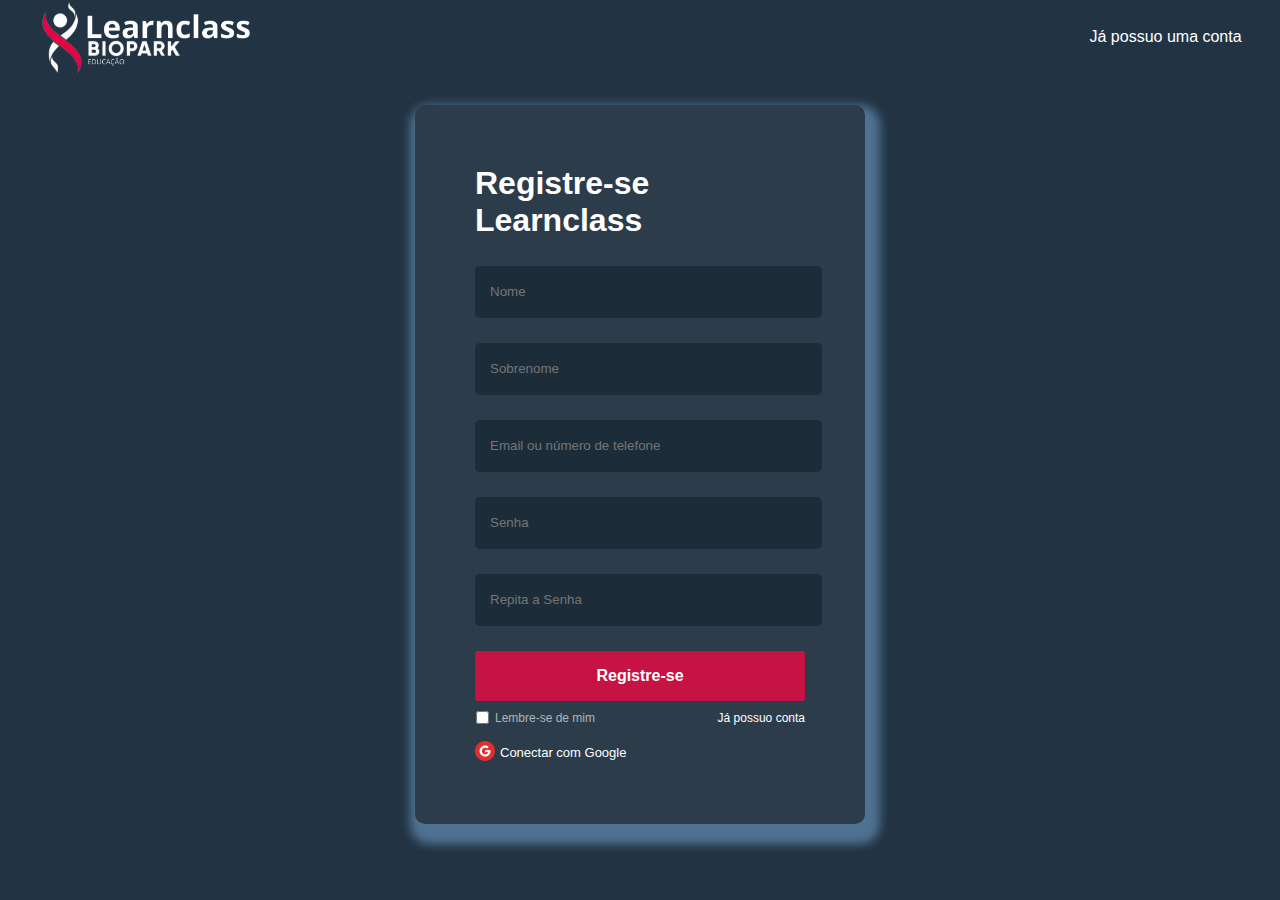
<file: HACKATHON/registro.html>
<!DOCTYPE html>
<html lang="pt-br">
<head>
    <meta charset="UTF-8">
    <meta name="viewport" content="width=device-width, initial-scale=1.0">
    <title> Registro | Learnclass </title>
    <link rel="stylesheet" href="style.css">
</head>
<body>
    <header>
        <img src="img/logoBrancaLeranclass.png" alt="logo">
        <a href="login.html"> Já possuo uma conta </a>
    </header>

    <div class="login_body">
        <div class="login_box">
            <h2> Registre-se Learnclass </h2>
            <form>
                <div class="input_box">
                    <input required type="text" placeholder="Nome">
                </div>

                <div class="input_box">
                    <input required type="text" placeholder="Sobrenome">
                </div>

                <div class="input_box">
                    <input required type="email" placeholder="Email ou número de telefone">
                </div>

                <div class="input_box">
                    <input required type="password" placeholder="Senha">
                    <span toggle="#senha" class="eye toggle-password"> </span>
                </div>

                <div class="input_box">
                    <input required type="password" placeholder="Repita a Senha">
                    <span toggle="#repitaSenha" class="eye toggle-password"> </span>
                </div>

                <div>
                    <a href="home.html">  <button type="button" class="submit">  Registre-se  </button> </a>
                </div>
            </form>
        </div>

        <div class="support">
            <div class="remember">
                <span><input type="checkbox" style="margin: 0;padding: 0; height: 13px;"></span>
                <span>Lembre-se de mim</span>
            </div>

            <div class="help">
                <a href="hackathon.html">Já possuo conta</a>
            </div>
        </div>

        <div class="login_footer">

            <div class="login_facebook">
                <span><img height= "20px" src="img/googleicon.png"></span>
                <span><a href="#">Conectar com Google</a></span>
            </div>


        </div>
    </div>
</body>
</html>
</file>
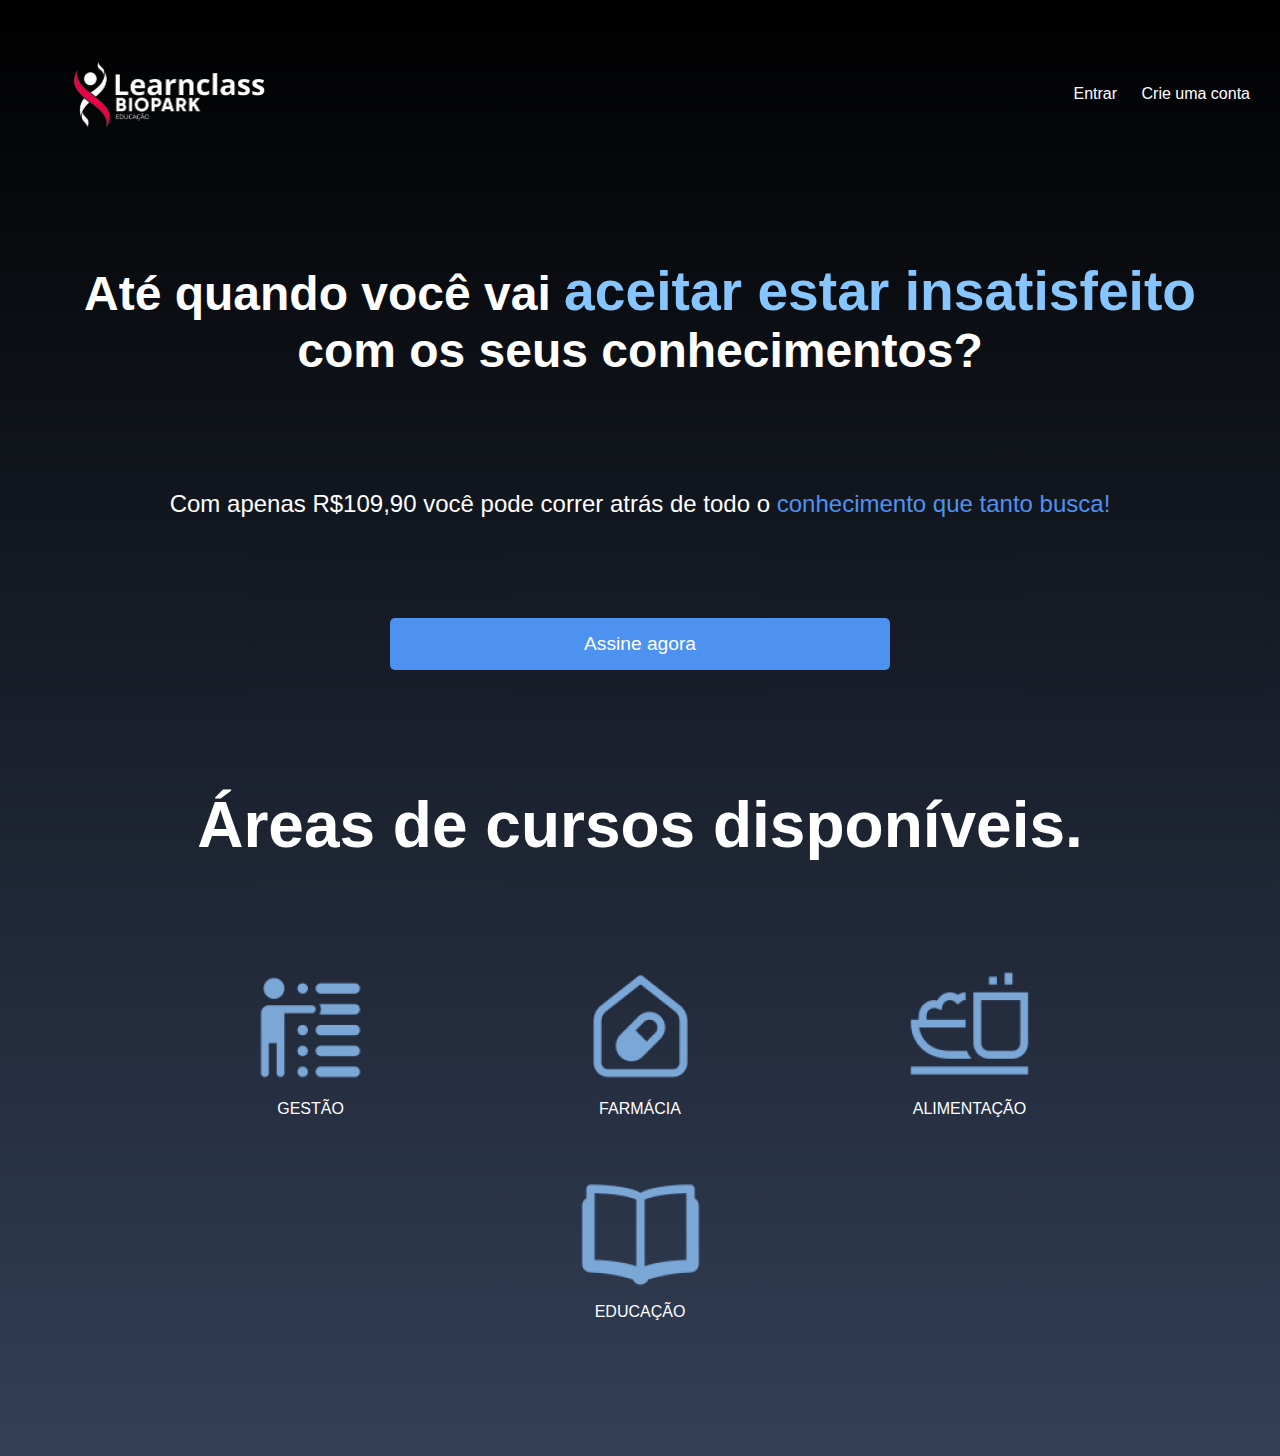
<file: HACKATHON/welcome.html>
<!DOCTYPE html>
<html lang="pt-BR">
<head>
    <meta charset="UTF-8">
    <meta name="viewport" content="width=device-width, initial-scale=1.0">
    <title> Learnclass Biopark </title>
    <style>
        body {
            background: linear-gradient(to bottom, #000, #333f57);
            color: #fff;
            font-family: Arial, sans-serif;
            text-align: center;
            margin: 50px;
            padding: 0;
            min-height: 100vh;
            display: flex;
            flex-direction: column;
            justify-content: space-between;
        }
        .container {
            padding: 20px;
            flex: 1;
            display: flex;
            flex-direction: column;
            justify-content: center;
            align-items: center;
        }
        header {
            display: flex;
            justify-content: space-between;
            align-items: center;
            padding: 10px 20px;
            width: 100%;
        }
        header img {
            width: 200px;
        }
        header nav a {
            color: #fff;
            margin-left: 20px;
            text-decoration: none;
        }
        h1 {
            font-size: 3em;
            margin-top: 100px;
        }
        h2 {
            align-items: center;
            font-size: 4em;
        }
        .highlight {
            font-size: 1.15em;
            color: #87C5FF;
        }
        .price {
            font-size: 1.5em;
            margin: 80px 0;
        }
        .subscribe-btn {
            background-color: #4e92f1;
            color: #fff;
            border: none;
            padding: 15px 30px;
            font-size: 1.2em;
            cursor: pointer;
            width: 500px;
            border-radius: 5px;
            margin-top: 20px;
        }
        .subscribe-btn:hover {
            background-color: #3b7cc4;
        }
        .course-areas {
            margin: 40px 0;

        }
        .course-areas div {
            display: inline-block;
            margin: 25px 100px;
            text-align: center;
        }
        .course-areas img {
            width: 125px;
            height: 125px;
            display: block;
            margin: 0 auto;
        }
        .course-areas span {
            display: block;
            margin-top: 10px;
            font-size: 1em;
        }
    </style>
</head>
<body>
    <header>
        <img src="img/logoBrancaLeranclass.png" alt="Learnclass Biopark Logo">
        <nav>
            <a href="login.html">Entrar</a>
            <a href="registro.html">Crie uma conta</a>
        </nav>
    </header>
    <div class="container">
        <h1><span>Até quando você vai</span> <span class="highlight">aceitar estar insatisfeito</span> <span>com os seus conhecimentos?</span></h1>
        <p class="price">Com apenas R$109,90 você pode correr atrás de todo o <span style="color: #4e92f1;">conhecimento que tanto busca!</span></p>
         <a href="planos.html"> <button class="subscribe-btn">Assine agora</button> </a>
        <div class="course-areas">
            <div>
                <h2>Áreas de cursos disponíveis. <h2>
            </div>
            <div>
                <img src="img/Management.png" alt="Gestão">
                <span>GESTÃO</span>
            </div>
            <div>
                <img src="img/Pharmacy Shop.png" alt="Farmácia">
                <span>FARMÁCIA</span>
            </div>
            <div>
                <img src="img/Food Bar.png" alt="Alimentação">
                <span>ALIMENTAÇÃO</span>
            </div>
            <div>
                <img src="img/Open Book.png" alt="Educação">
                <span>EDUCAÇÃO</span>
            </div>
        </div>
    </div>
</body>
</html>
</file>
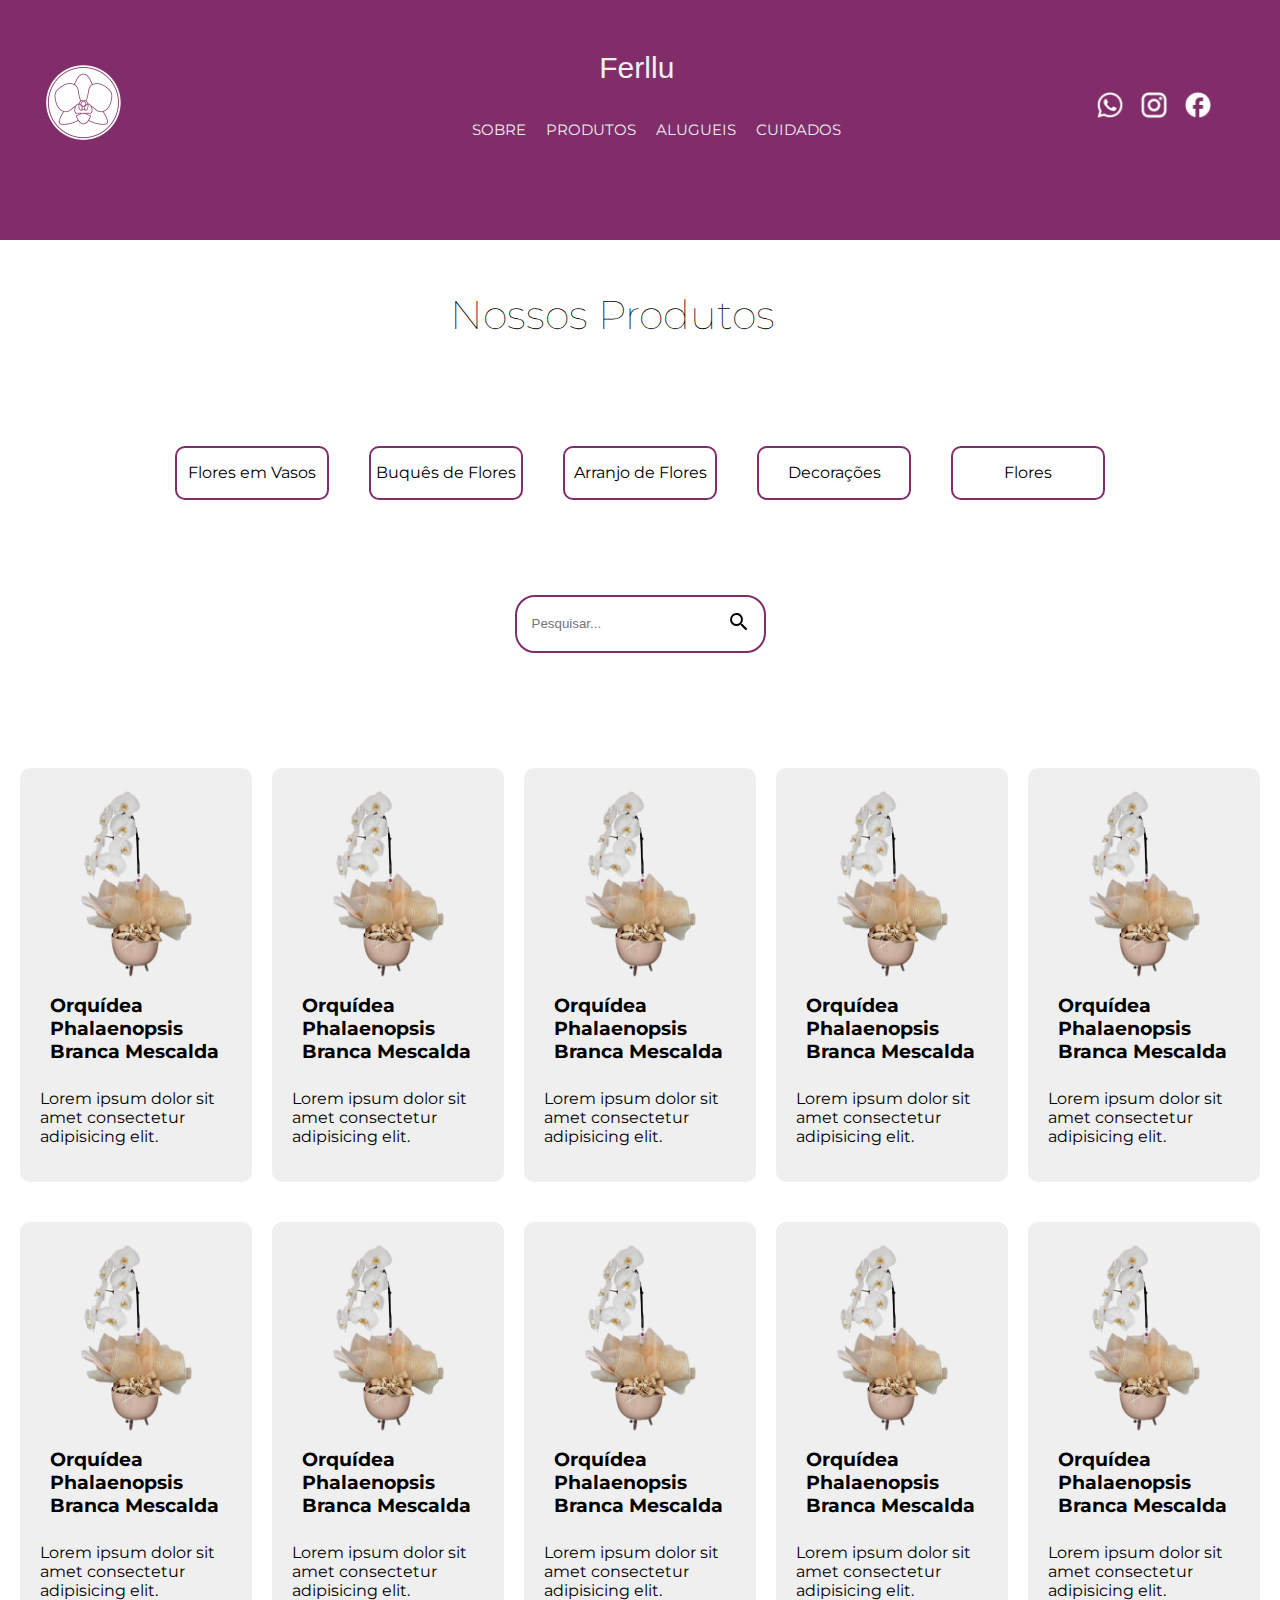
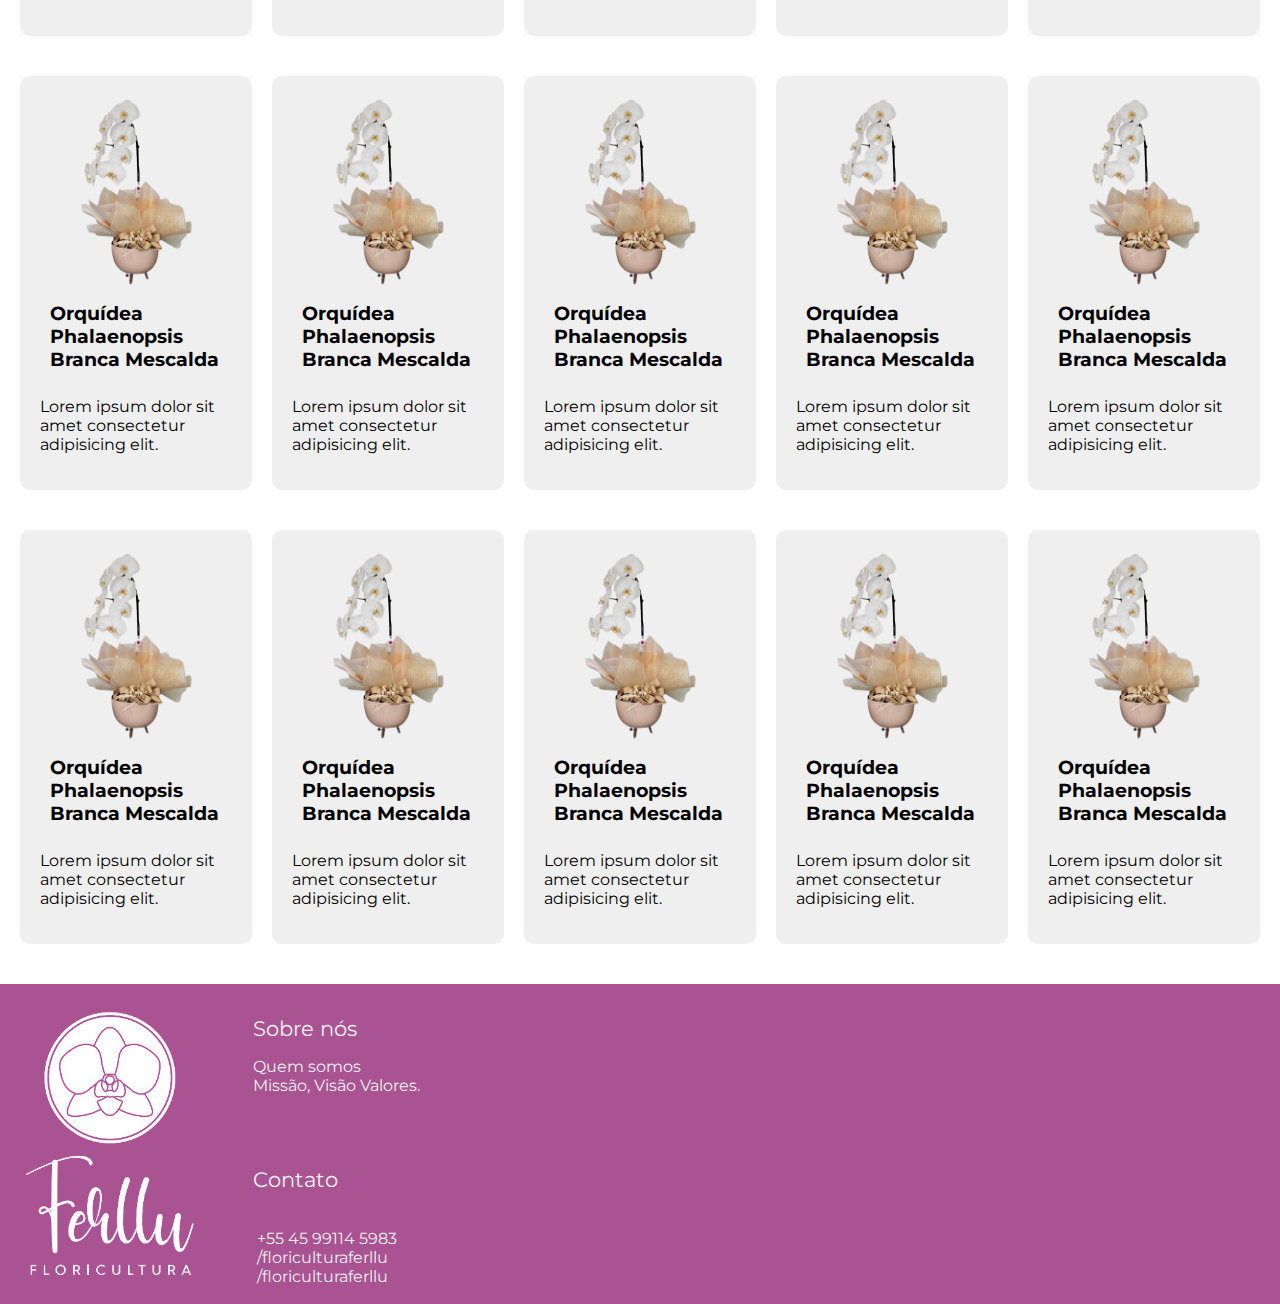
<file: prototipos/prototipo1.html>
<!DOCTYPE html>
<html lang="pt-br">
<head>
    <meta charset="UTF-8">
    <meta name="viewport" content="width=device-width, initial-scale=1.0">
    <title> Produtos - Ferllu Floricultura </title>
    <link rel="stylesheet" href="style.css">
    <link rel="icon" type="image/png" href="imagens/logoferllu.png">

    <link href="https://fonts.cdnfonts.com/css/black-pastel" rel="stylesheet">
    <link href='https://fonts.googleapis.com/css?family=Montserrat' rel='stylesheet'>

</head>
<body>
    <header class="site-header">
        <div class="logo">
            <a href="#"><img src="imagens/logoferllu.png" alt=""></a>
        </div>

    <nav>
        <div class="nav1">
            <h1 class="h1logo"> Ferllu </h1>
            <ul class="ul1">
                <li><a href="#">SOBRE</a></li>
                <li><a href="#">PRODUTOS</a></li>
                <li><a href="#">ALUGUEIS</a></li>
                <li><a href="#">CUIDADOS</a></li>
            </ul>

        </div>

        <div class="nav2">
            <ul class="ul2">
                <li><a href="#"><img class="icone" src="imagens/whatsapp.png" alt=""></a></li>
                <li><a href="#"><img class="icone" src="imagens/instagram.png" alt=""></a></li>
                <li><a href="#"><img class="icone" src="imagens/facebook.png" alt=""></a></li>
            </ul>
        </div>

    </nav>
    </header>

    <h1 class="page-title"> Nossos Produtos </h1>

    <section class="product-categories">
        <section class="product-categories">

                <article class="category" id="categoryButton">Flores em Vasos</article>
                <article class="category" id="categoryButton">Buquês de Flores</article>
                <article class="category" id="categoryButton">Arranjo de Flores</article>
                <article class="category" id="categoryButton">Decorações</article>
                <article class="category" id="categoryButton">Flores</article>
                
            </section>
            

        <div class="search-container">
            <input type="text" class="search-input" placeholder="Pesquisar...">
            <div class="search-icon">
                <svg xmlns="http://www.w3.org/2000/svg" width="24" height="24" viewBox="0 0 24 24">
                    <path d="M15.5 14h-.79l-.28-.27a6.5 6.5 0 0 0 1.48-5.34c-.47-2.78-2.79-5-5.59-5.34a6.505 6.505 0 0 0-7.27 7.27c.34 2.8 2.56 5.12 5.34 5.59a6.5 6.5 0 0 0 5.34-1.48l.27.28v.79l4.25 4.25c.41.41 1.08.41 1.49 0 .41-.41.41-1.08 0-1.49L15.5 14zm-6 0C7.01 14 5 11.99 5 9.5S7.01 5 9.5 5 14 7.01 14 9.5 11.99 14 9.5 14z"/>
                </svg>
            </div>
        </div>
        </aside>
    </section>

    <section class="product-grid">
        <div class="product-box">
            <img src="imagens/produto.png" alt="produto">
            <h3> Orquídea Phalaenopsis Branca Mescalda </h3>
            <p> Lorem ipsum dolor sit amet consectetur adipisicing elit.</p>
        </div>

        <div class="product-box">
            <img src="imagens/produto.png" alt="produto">
            <h3> Orquídea Phalaenopsis Branca Mescalda </h3>
            <p> Lorem ipsum dolor sit amet consectetur adipisicing elit.</p>
        </div>

        <div class="product-box">
            <img src="imagens/produto.png" alt="produto">
            <h3> Orquídea Phalaenopsis Branca Mescalda </h3>
            <p> Lorem ipsum dolor sit amet consectetur adipisicing elit.</p>
        </div>

        <div class="product-box">
            <img src="imagens/produto.png" alt="produto">
            <h3> Orquídea Phalaenopsis Branca Mescalda </h3>
            <p> Lorem ipsum dolor sit amet consectetur adipisicing elit.</p>
        </div>

        <div class="product-box">
            <img src="imagens/produto.png" alt="produto">
            <h3> Orquídea Phalaenopsis Branca Mescalda </h3>
            <p> Lorem ipsum dolor sit amet consectetur adipisicing elit.</p>
        </div>

        <div class="product-box">
            <img src="imagens/produto.png" alt="produto">
            <h3> Orquídea Phalaenopsis Branca Mescalda </h3>
            <p> Lorem ipsum dolor sit amet consectetur adipisicing elit.</p>
        </div>

        <div class="product-box">
            <img src="imagens/produto.png" alt="produto">
            <h3> Orquídea Phalaenopsis Branca Mescalda </h3>
            <p> Lorem ipsum dolor sit amet consectetur adipisicing elit.</p>
        </div>

        <div class="product-box">
            <img src="imagens/produto.png" alt="produto">
            <h3> Orquídea Phalaenopsis Branca Mescalda </h3>
            <p> Lorem ipsum dolor sit amet consectetur adipisicing elit.</p>
        </div>

        <div class="product-box">
            <img src="imagens/produto.png" alt="produto">
            <h3> Orquídea Phalaenopsis Branca Mescalda </h3>
            <p> Lorem ipsum dolor sit amet consectetur adipisicing elit.</p>
        </div>

        <div class="product-box">
            <img src="imagens/produto.png" alt="produto">
            <h3> Orquídea Phalaenopsis Branca Mescalda </h3>
            <p> Lorem ipsum dolor sit amet consectetur adipisicing elit.</p>
        </div>

        <div class="product-box">
            <img src="imagens/produto.png" alt="produto">
            <h3> Orquídea Phalaenopsis Branca Mescalda </h3>
            <p> Lorem ipsum dolor sit amet consectetur adipisicing elit.</p>
        </div>

        <div class="product-box">
            <img src="imagens/produto.png" alt="produto">
            <h3> Orquídea Phalaenopsis Branca Mescalda </h3>
            <p> Lorem ipsum dolor sit amet consectetur adipisicing elit.</p>
        </div>

        <div class="product-box">
            <img src="imagens/produto.png" alt="produto">
            <h3> Orquídea Phalaenopsis Branca Mescalda </h3>
            <p> Lorem ipsum dolor sit amet consectetur adipisicing elit.</p>
        </div>

        <div class="product-box">
            <img src="imagens/produto.png" alt="produto">
            <h3> Orquídea Phalaenopsis Branca Mescalda </h3>
            <p> Lorem ipsum dolor sit amet consectetur adipisicing elit.</p>
        </div>

        <div class="product-box">
            <img src="imagens/produto.png" alt="produto">
            <h3> Orquídea Phalaenopsis Branca Mescalda </h3>
            <p> Lorem ipsum dolor sit amet consectetur adipisicing elit.</p>
        </div>

        <div class="product-box">
            <img src="imagens/produto.png" alt="produto">
            <h3> Orquídea Phalaenopsis Branca Mescalda </h3>
            <p> Lorem ipsum dolor sit amet consectetur adipisicing elit.</p>
        </div>

        <div class="product-box">
            <img src="imagens/produto.png" alt="produto">
            <h3> Orquídea Phalaenopsis Branca Mescalda </h3>
            <p> Lorem ipsum dolor sit amet consectetur adipisicing elit.</p>
        </div>

        <div class="product-box">
            <img src="imagens/produto.png" alt="produto">
            <h3> Orquídea Phalaenopsis Branca Mescalda </h3>
            <p> Lorem ipsum dolor sit amet consectetur adipisicing elit.</p>
        </div>

        <div class="product-box">
            <img src="imagens/produto.png" alt="produto">
            <h3> Orquídea Phalaenopsis Branca Mescalda </h3>
            <p> Lorem ipsum dolor sit amet consectetur adipisicing elit.</p>
        </div>

        <div class="product-box">
            <img src="imagens/produto.png" alt="produto">
            <h3> Orquídea Phalaenopsis Branca Mescalda </h3>
            <p> Lorem ipsum dolor sit amet consectetur adipisicing elit.</p>
        </div>

    </section>

    <footer>
        <img src="imagens/LOGOBRANCO.png" alt="">
        <div class="divfooter">
            <div class="sobrenos">
                <a class="foot" href="#">Sobre nós</a>
                <p>Quem somos<br>Missão, Visão Valores.</p>
            </div>
            <div class="contato">
                <p class="foot">Contato</p>
                <p>&nbsp;+55 45 99114 5983<br>&nbsp;/floriculturaferllu<br>&nbsp;/floriculturaferllu</p>
            </div>
        </div>
    </footer>
    
</body>
</html>
</file>
<file: landing pages/style.css>
* {
    margin: 0;
    padding: 0;
    box-sizing: border-box;
    list-style: none;
    text-decoration: none;
    font-family: sans-serif;
}

body {
    background-color: #e8e6e7;
}

/* CABEÇALHO */

header {
    padding: 20px 70px;
    background: #1d1d1f;
}

.navigation {
    display: flex;
    align-items: center;
    justify-content: space-between;
}

.navigation .logo {
    width: 50px;
}

.navigation ul {
    display: flex;
    align-items: center;
    gap: 60px;
}

.navigation ul li a {
    color: #888;
    font-weight: 600;
    padding-bottom: 4px;
    transition: all 0.5s ease-in-out;
}

.navigation ul li a:hover {
    color: #fff;
    border-bottom: 1px solid #fff;
}

.navigation .check {
    color: #fff;
    border-bottom: 1px solid #fff;
}

/* MAIN */

main section {
    display: flex;
    align-items: center;
    justify-content: space-between;
    padding: 5rem 10rem;
}

.main-text img {
    width: 15rem;
    margin-bottom: 3vh;
}

.main-text h3 {
    font-size: 3.5rem;
    margin-bottom: 2rem;
}

.main-text p {
    margin-bottom: 1.5rem;
}

.main-text h6 {
    color: #999;
    font-size: 1rem;
    margin-bottom: 2rem;
}

.main-text .btn {
    padding: 10px 25px;
    background: #0071e3;
    border-radius: 20px;
    color: #fff;
    font-size: 1.5rem;
    transition: all 0.5s;
}

.main-text .btn:hover {
    opacity: .85;
}

.main-text .text h5 {
    font-size: 1rem;
    color: #444;
    margin-top: 2rem;
    margin-bottom: 2rem;
}

.main-text .content {
    display: flex;
    align-items: center;
    gap: 10px;
}

.main-text .content span {
    width: 40px;
    height: 40px;
    border-radius: 50%;
    cursor: pointer;
    box-shadow: 1px 1px #888;
    transition: all 0.5s;
}

.main-text .content span:hover {
    opacity: .80;
}

#green {
    background: #384937;
}

#pink {
    background: #f8ddd6;
}

#blue {
    background: #225f7e;
}

#black {
    background: #192028;
}

#white {
    background: #f7f2ee;
}

#red {
    background: #ae0617;
}

.main-img {
    transition: all 1s ease;
    z-index: 100;
}

.main-img img {
    width: 500px;
    transform: rotate(-7deg);
}

.circle {
    position: absolute;
    top: 0;
    left: 0;
    width: 1600px; 
    height: 1600px;
    background: #445c42;
    clip-path: circle(800px at right 1000px);
}
</file>
<file: calculadora/style.css>
body {
    margin: 0;
    display: flex;
    justify-content: center;
    align-items: center;
    height: 100vh;
    background-color: hsl(0, 0%, 95%);
}

#calculator {
    font-family: Arial, sans-serif;
    background-color: hsl(0, 0%, 15%);
    border-radius: 15px;
    max-width: 500px;
    overflow: hidden;
}

#display {
    width: 100%;
    padding: 20px;
    font-size: 5rem;
    text-align: left;
    border: none;
    background-color: hsl(0, 0%, 20%);
    color: white;
}
#keys {
    display: grid;
    grid-template-columns: repeat(4, 1fr);
    gap: 10px;
    padding: 25px;
}

button {
    width: 100px;
    height: 100px;
    border-radius: 50px;
    border: none;
    background-color: hsl(0, 0%, 30%);
    color: white;
    font-size: 3rem;
    font-weight: bold;
    cursor: pointer;
}

button:hover {
    background-color: hsl(0, 0%, 40%);
}

button:active {
    background-color: hsl(0, 0%, 50%);
}

.operator-btn {
    background-color: hsl(35, 100%, 55%);
}

.operator-btn:hover {
    background-color: hsl(35, 100%, 65%);
}

.operator-btn:active {
    background-color: hsl(35, 100%, 75%);
}
</file>
<file: HACKATHON/style4.css>
body {
    margin: 0;
    font-family: Arial, sans-serif;
}

html, body {
    padding: 0;
    margin: 0;
    height: 100%;
    width: 100%;
    font-family: Arial, Helvetica, sans-serif;
    background: linear-gradient(to bottom, #000, #24313d) ;
    background-size: cover; /* Garante que o gradiente cubra toda a tela */
    background-attachment: fixed;
}
h5{
    color: white;
    font-size: xx-large;
}

header {
    background-color: #223443;
    display: flex;
    position: relative;
    color: white;
    justify-content: space-between;
    align-items: center; /* Alinha os itens verticalmente */
    height: 100px; /* Adicione a unidade de medida 'px' */
    padding: 0 3%; /* Adicionado: padding para espaçamento interno */
}

header img {
    max-height: 75px;
}

header a {
    color: white;
    text-decoration: none;
    display: flex; /* Adicionado: para alinhar horizontalmente os itens */
    align-items: center; /* Adicionado: alinha verticalmente os itens */
    padding: 0 10px; /* Adicionado: espaçamento interno */
}

header nav {
    display: flex;
    align-items: center; /* Alinha os itens verticalmente */
}

header nav a {
    color: white;
    text-decoration: none;
    margin-left: 20px;
    font-size: 1em;
}

header nav a:hover {
    text-decoration: underline;
}

.container {
    width: 80%;
    margin: auto;
    padding: 20px;
  }

  .post-form {
    margin-bottom: 20px;
  }

  .post-form textarea {
    width: 100%;
    height: 100px;
  }

  .post {
    background-color: #f9f9f9;
    padding: 20px;
    margin-bottom: 10px;
  }

  .post p {
    margin: 0;
  }
</file>
<file: HACKATHON/style3.css>
html, body {
    padding: 0;
    margin: 0;
    height: 100%;
    width: 100%;
    font-family: Arial, Helvetica, sans-serif;
}

body {
    background: #223443;
}

header {
    background-color: #223443;
    display: flex;
    position: relative;
    color: white;
    justify-content: space-between;
    align-items: center;
    height: 100px;
    padding: 0 3%;
}

header img {
    max-height: 75px;
}

header a {
    color: white;
    text-decoration: none;
    display: flex;
    align-items: center;
    padding: 0 10px;
}

header nav {
    display: flex;
    align-items: center;
}

header nav a {
    color: white;
    text-decoration: none;
    margin-left: 20px;
    font-size: 1em;
}

header nav a:hover {
    text-decoration: underline;
}
.hero {
    background-image: url('img/fundoback.jpg'); /* Substitua 'sua-imagem.jpg' pelo caminho da sua imagem */
    background-size: cover;
    background-position: center;
    width: 100%;
    height: 100vh; /* Altura da tela inteira */
    display: flex;
    justify-content: center;
    align-items: center;
    color: white;
    text-align: center;
}

.hero-text {
    font-size: 2em;
    padding: 20px;
    border-radius: 10px;
    color: white;
}

.hero-text .highlight {
    color: #87C5FF;
}

.popular-courses {
    margin-top: 40px;
    font-family: "Rubik", sans-serif;
    color: white;
    font-size: 1em;
}

.popular-courses h2 {
    font-size: 2em;
    color: white;
    margin: 80px;
    margin-bottom: 20px;
}

.course-list {
    margin-top: 10px;
    display: flex;
    justify-content: center;
    flex-wrap: wrap;
}

.h2{
    margin-top: 80px;
    margin-bottom: 0px;

}

.course-item {
    position: relative;
    display: inline-block;
    margin-right: 20px; /* Adicione o espaçamento entre as imagens */
}

.course-item img {
    width: 200px; /* altere o tamanho conforme necessário */
    height: 200px; /* altere o tamanho conforme necessário */
    object-fit: cover;
    border-radius: 8px;
    transition: transform 0.3s ease; /* Adiciona uma transição suave de 0.3 segundos */
}

.course-item:hover img {
    transform: scale(1.1); /* Aumenta o tamanho da imagem em 10% ao passar o mouse */
}

.course-item p {
    font-size: 0.8em;
    position: absolute;
    bottom: 0;
    left: 0;
    width: 100%;
    background-color: rgba(0, 0, 0, 0.5); /* Fundo semi-transparente */
    color: white;
    text-align: center;
    padding: 10px;
    margin: 0;
}

.tec {
    margin-top: 40px;
    font-family: "Rubik", sans-serif;
    color: white;
    font-size: 1em;
}

.tec h2 {
    font-size: 2em;
    color: white;
    margin: 0;
    margin-bottom: 20px;
}
</file>
<file: HACKATHON/style.css>
html, body {
    padding: 0;
    margin: 0;
    height: 100%;
    width: 100%;
    font-family: Arial, Helvetica, sans-serif;
    background-color: #223443;
}

header{
    background-color: #223443;
    display: flex;
    position: relative;
    color: white;
    justify-content: space-between;
    height: 100;
  
}

header img {
    max-height: 75px;
    padding-left: 3%;
}

header a{
    display: flex;
    color: white;
    align-items: center;
    outline: none;
    max-height: 100px;
    padding-right: 3%;
    text-decoration: none;
}

.login_body {
    box-shadow: #507292 5px 10px 10px 10px;
    padding: 60px;
    z-index: 90;
    position: relative;
    max-width: 450px;
    height: auto;
    margin-left: 50%;
    background-color:#2c3c4b;
    border-radius: 10px;
    box-sizing: border-box;
    transform: translateX(-50%);
    margin-top: 30px;
    margin-bottom: 30px;
}

.login_body h2 {
    font-size: 32px;
    color: white;
    margin-top: 0;
}

.login_body input {
    height: 50px;
    width: 100%;
    color: white;
    background-color: #1d2c39;
    border: none;
    border-radius: 5px;
    padding-left: 15px;
    outline: none;
}

.login_body input:hover {
    background-color: #223443;
}

.input_box {
    margin-bottom: 25px;
}

.login_body button {
    height: 50px;
    width: 100%;
    color: white;
    background-color: #c71343;
    border-radius: 3px;
    font-weight: bold;
    font-size: 16px;
    border: none;
    margin-bottom: 10px;
}

.login_body button:hover {
    background-color: #c82a54;
    cursor: pointer;
}

.support {
    display: flex;
    color: #b3b3b3;
    justify-content: space-between;
    font-size: 12px;
    margin-bottom: 5px;
}

.support input {
    width: 15px;
    height: 15px;
}

.remember {
    display: flex;
    align-items: center;
}

.remember span {
    margin-right: 5px;
    height: 25px;
}

.help a {
    text-decoration: none;
    color: white;
}

.help a:hover {
    text-decoration: underline;
}

.login_facebook {
    display: flex;
    align-items: center;
    width: 100%;
    color: white;
}

.login_facebook span {
    margin-right: 5px;
    font-size: 13px;
}

.login_facebook span a {
    text-decoration: none;
    color: white;
}

.submit a {
    text-decoration: none; /* Remove o sublinhado */
    color: inherit; /* Usa a cor padrão do texto */
}

.sign_up {
    color: white;
    font-size: 16px;
}

.sign_up a {
    color: white;
    font-size: 16px;
    text-decoration: none;
}

.sign_up a:hover {
    text-decoration: underline;
}

.terms {
    color: white;
    font-size: 13px;
}

.terms a {
    text-decoration: none;
    color: #0071eb;
}

.terms a:hover {
    text-decoration: underline;
}

@media only screen and (max-width: 768px) {
}
</file>
<file: HACKATHON/style2.css>
* {
    margin: 0;
    padding: 0;

}
body{
    background-color: #0c1014;
    color: white;
    width: 90%;
    max-width: 960px;
    margin: 0 auto;
    font-family: 'Gill Sans', 'Gill Sans MT', Calibri, 'Trebuchet MS', sans-serif;
}

header{
    display: flex;
    background-color: #0c1014;
    padding: 16px;
    justify-content: space-between;
    align-items: center;
  
}

header img {
    max-height: 75px;
    padding-right: 10%;

}



.main-title{
    font-size: 59px;
    text-transform: uppercase;
    text-align: center;
    margin: 32px 0;
}

.pricing{
    display: flex;
    gap: 16px;
   padding: 6px;
   
}

.pricing-plan{
    flex: 1;
    background-color: #2c3c4b;
    padding: 29px;
    border-radius: 5px;
    box-shadow: 0 5px 10px black;
    display: flex;
    flex-direction: column;
}

.class-plan__title{
    text-transform: uppercase;
    border-bottom: 2px solid #c71343;
    margin-top: 0;
    padding-bottom: 10px;
    letter-spacing: 2px;
}

.pricing-plan p{
    margin-top: 0;
}

.pricing-plan__price{
    font-size: 29px;
}

.pricing-plan__features{
    margin: 0 0 35px;
    color: #b5b5b5;
    padding-left: 16px;
    line-height: 1.8;
    flex: 1;
}

.pricing-plan__features li::marker{
    color: #c71343;
}

.pricing-plan__action{
    background-color: #c71343;
    color: white;
    border-radius: 5px;
    text-decoration: none;
    text-transform: uppercase;
    font-size: 16px;
    font-weight: bold;
    padding: 16px 10px;
    text-align: center;    
}

.pricing-plan__action:hover{
    outline: 2px solid #c71343;
    color: white; 
}
</file>
<file: HACKATHON/style_quiz.css>
body {
    font-family: Arial, sans-serif;
    margin: 0;
    padding: 0;

}

header {
    background-color: #223443;
    display: flex;
    position: fixed;
    color: white;
    justify-content: space-between;
    align-items: center;
    height: 100px;
    padding: 0 3%;
    width: 95%;
}
header img {
    max-height: 75px;
}

header a {
    color: white;
    text-decoration: none;
    display: flex;
    align-items: center;
    padding: 0 10px;
}

header nav {
    display: flex;
    align-items: center;
}

header nav a {
    color: white;
    text-decoration: none;
    margin-left: 20px;
    font-size: 1em;
}

header nav a:hover {
    text-decoration: underline;
}

.gap{

    height: 100px;
}

footer {
    background-color: #223443;
    color: #fff;
    text-align: center;
    padding: 1rem 0;
    position: relative;
    z-index: 1000;
    clear: both;
    width: 100%;
}

main {
    max-width: 800px;
    margin: 0 auto;
    padding: 20px;
}

section {
    margin-bottom: 20px;
}

.quiz, .exercise {
    background-color: #f9f9f9;
    border: 1px solid #ddd;
    padding: 10px;
}

.quiz form, .exercise textarea {
    margin-bottom: 10px;
}

button {
    background-color: #223443;
    color: white;
    border: none;
    padding: 10px 20px;
    font-size: 16px;
    border-radius: 5px;
    cursor: pointer;
    transition: background-color 0.3s ease;
}

button:hover {
    background-color: #15212b;
}

input[type="submit"] {
    background-color: #223443; /* Cor de fundo */
    color: white; /* Cor do texto */
    border: none; /* Remove a borda padrão */
    padding: 10px 20px; /* Espaçamento interno */
    font-size: 16px; /* Tamanho da fonte */
    border-radius: 5px; /* Bordas arredondadas */
    cursor: pointer; /* Muda o cursor para indicar que é clicável */
    transition: background-color 0.3s ease; /* Suaviza a transição de cor de fundo */
}

input[type="submit"]:hover {
    background-color: #15212b; /* Cor de fundo ao passar o mouse */
}

#exercise1-feedback, #exercise2-feedback {
    margin-top: 10px;
    font-weight: bold;
}
.sidebar {
    position: fixed;
    top: 100px;
    left: 0;
    width: 200px;
    height: calc(100% - 80px);
    background-color: #f8f9fa;
    padding: 20px;
    box-shadow: 2px 0 5px rgba(0, 0, 0, 0.1);
}

.sidebar ul {
    list-style-type: none;
    padding: 0;
}

.sidebar ul li {
    margin-bottom: 15px;
}

.sidebar ul li a {
    text-decoration: none;
    color: #007bff;
    font-weight: bold;
}
</file>
<file: prototipos/style.css>
body {
    font-family: "Montserrat", sans-serif;
    margin: 0;
    padding: 0;
}

p{
    text-align: justify;
}
a{
    text-decoration: none;
    color: #EFEFEF;
}
header{
    display: flex;
    justify-content: space-between;
    background: #802d69;
    color: #EFEFEF;
    width: 100%;
    padding-bottom: 0.4em;
    font-family: 'Montserrat';
    font-size: 15px;
    flex-wrap: wrap; /* Allow header elements to wrap */
}

.ul1{
    list-style: none;
    display: flex;
    justify-content: space-around;
    flex-wrap: wrap;
}
.ul2{
    list-style: none;
    display: flex;
    justify-content: space-around;
    margin: 2em 0em 0em 0em;
    flex-wrap: wrap;
}
li :hover{
    text-decoration: underline 0.1em;
}
.logo{
    width: 13%;
    display: flex;
    justify-content: center;
}
.logo img{
    height: 5em;
    padding: 1em 0em 0em 0em;
    margin-top: 50px;
}
nav{
    width: 67%;
    display: flex;
    justify-content: space-between;
    flex-wrap: wrap; /* Allow nav elements to wrap */
}
.nav1{
    text-align: center;
    display: flex;
    flex-direction: column;
    justify-content: center;
    width: 50%;
    margin-bottom: 50px;
}
.h1logo{
    text-align: center;
    font-family: 'Black Pastel', sans-serif;
    font-size: 2em;
    text-decoration: none;
    font-weight: normal;
}
.nav2{
    width: 20%;
    margin: 60px;
    gap: 30px;
}

.icone{
    height: 2em;
    margin-bottom: 50px;
}


.page-title {
    text-align: center;
    margin-top: 50px;
    margin-right: 55px;
    font-size: 40px;
    font-weight: 5;
}

.product-categories {
    display: flex;
    justify-content: center;
    align-items: flex-start;
    flex-wrap: wrap;
    padding: 20px;
    margin-top: 20px;
}

.category {
    width: 150px;
    height: 50px;
    border-radius: 10px;
    margin: 20px;
    display: flex;
    justify-content: center;
    text-align: center;
    align-items: center;
    cursor: pointer;
    border: 2px solid #802d69;
    background: none;
    transition: background-color 0.3s ease, color 0.3 ease;
}

.category h2 {
    text-align: center;
    font-size: 16px;
    color: #802d69;
    white-space: nowrap;
    overflow: hidden;
}

.category:clicked {
    background-color: #802d69;
    color: white;
}

.category:active {
    background-color: #802d69;
    color: white;
}

.category:hover {
    box-shadow: 7px 5px 56px -14px #802d69;
}

.category:clicked h2 {
    color: white;
}

/* Estilos para a barra de pesquisa */
.search-container {
    display: flex;
    align-items: center;
    border: 2px solid #802d69;
    border-radius: 20px;
    padding: 5px;
    background-color: #fff;
    margin-top: 30px;
    max-width: 300px;
    margin: 55px;
}

.search-input {
    flex: 1; /* Ocupa todo o espaço disponível na barra de pesquisa */
    border: none;
    padding: 10px;
    border-radius: 20px;
    outline: none; /* Remove a borda de foco ao clicar */
}

/* Estilo para o ícone de lupa no botão de busca */
.search-icon {
    padding: 8px;
    cursor: pointer;
}

.search-button {
    background-color: #800080;
    color: #fff;
    border: none;
    padding: 10px;
    border-radius: 20px;
    cursor: pointer;
}

.product-grid {
    display: grid;
    grid-template-columns: repeat(5, 1fr);
    gap: 20px;
    padding: 20px;
    margin-top: 20px;
}

.product-box {
    text-align: center;
    background-color: #efefef;
    border-radius: 10px;
    padding: 20px;
    margin-bottom: 20px;
    transition: transform 0.4s ease;
}

.product-box:hover {
    transform: scale(1.05);
}

.product-box img {
    width: 100%;
    height: auto;
    border-radius: 10px 10px 0 0;
}

.product-box h3 {
    padding: 10px;
    text-align: left;
    border-radius: 0 0 10px 10px;
    margin: 0;
}

.product-box p {
    text-align: left;
}

img {
    max-width: 100%;
    height: auto;
}

footer{
    background: #a95393;
    display: flex;
    font-family: 'Montserrat';
    color: #EFEFEF;
    flex-wrap: wrap; /* Allow footer elements to wrap */
}
footer img{
    height: 20em;
}
.divfooter{
    display: flex;
    flex-direction: column;
    padding: 0em 0em 0em 2em;
}
.sobrenos{
    height: 50%;
    display: flex;
    flex-direction: column;
    justify-content: center;
}
.contato{
    height: 50%;
    display: flex;
    flex-direction: column;
    justify-content: center;
}
.foot{
    color: #EFEFEF;
    font-size: 1.3em;
}

@media screen and (max-width: 768px) {
    header {
        flex-direction: column;
        align-items: center;
        padding: 1em;
    }
    .logo {
        width: 100%;
    }
    .logo img {
        margin-top: 0;
    }
    nav {
        width: 100%;
        flex-direction: column;
        align-items: center;
    }
    .nav1, .nav2 {
        width: 100%;
        margin: 10px 0;
    }
    .page-title {
        margin: 20px 0;
        font-size: 24px;
    }
    .product-categories {
        flex-direction: column;
        align-items: center;
    }
    .category {
        width: 80%;
        margin: 10px 0;
    }
    .search-container {
        max-width: 90%;
        margin: 20px auto;
    }
    .product-grid {
        grid-template-columns: repeat(2, 1fr);
        gap: 10px;
    }
    footer {
        flex-direction: column;
        align-items: center;
        padding: 1em;
    }
    footer img {
        height: 10em;
    }
    .divfooter {
        padding: 1em 0;
    }
}
</file>
